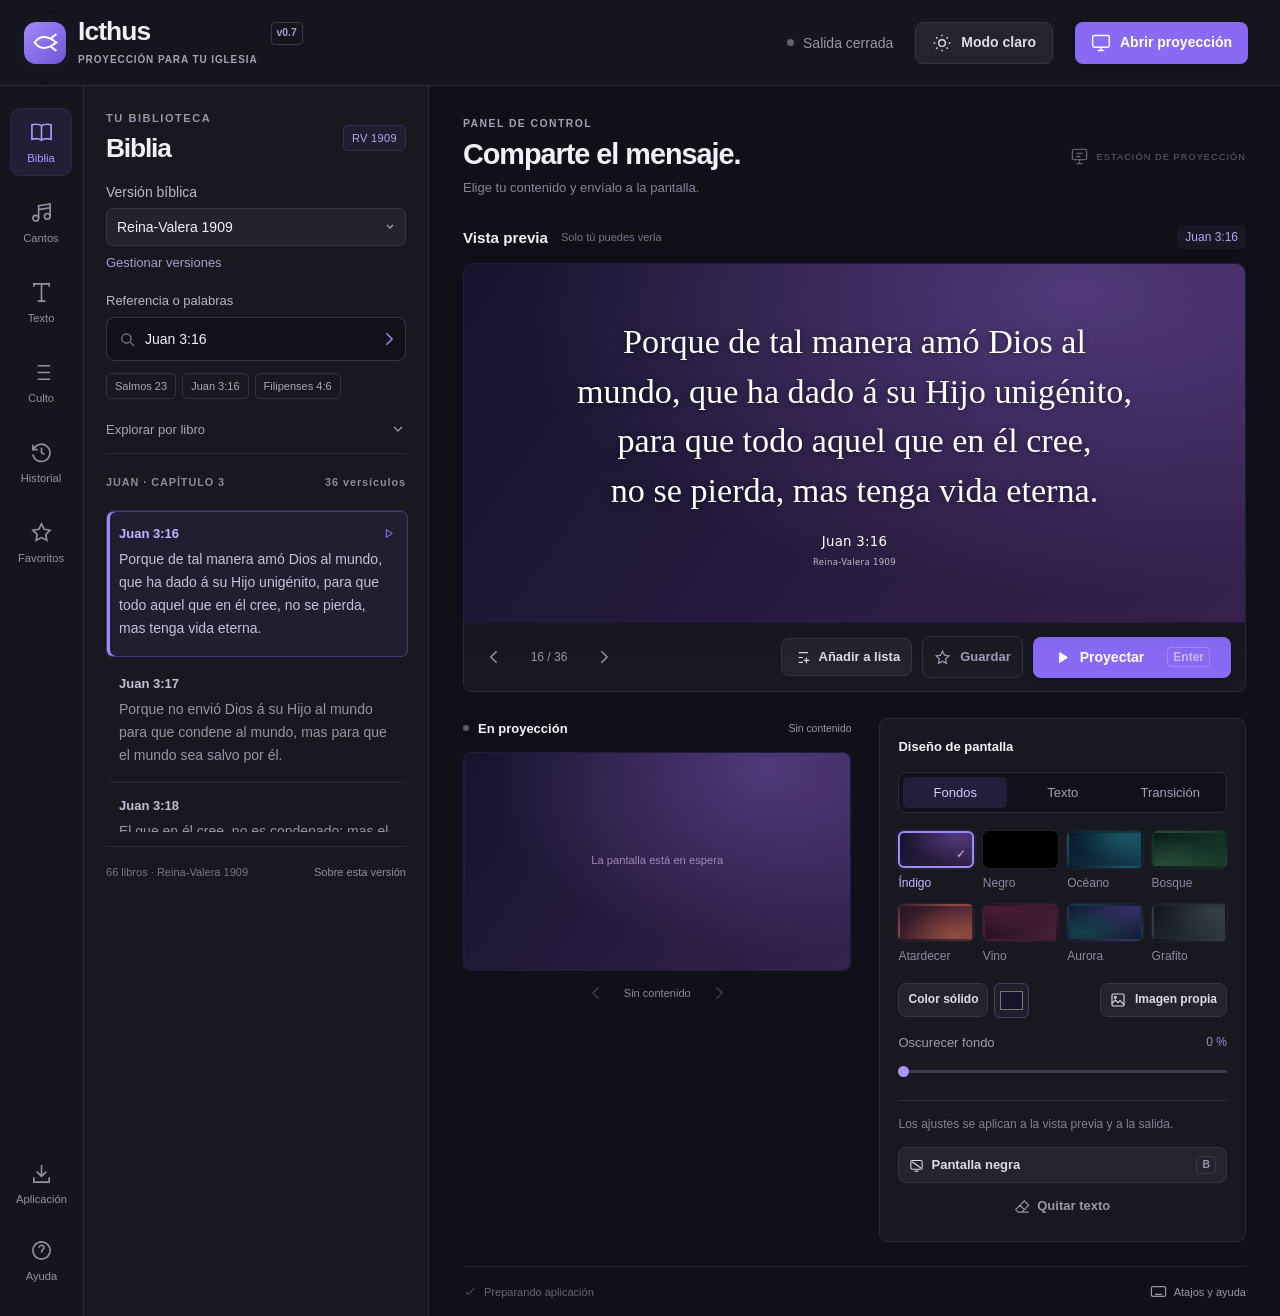
<file: index.html>
<!doctype html>
<html lang="es">
<head>
  <meta charset="utf-8"><meta name="viewport" content="width=device-width, initial-scale=1">
  <meta name="theme-color" content="#101118">
  <meta name="description" content="Icthus: busca versículos, guarda favoritos y proyecta cantos y mensajes en tu iglesia.">
  <title>Icthus · Proyección para tu iglesia</title>
  <link rel="icon" href="./favicon.svg" type="image/svg+xml">
  <link rel="manifest" href="./manifest.webmanifest" crossorigin="use-credentials">
  <script src="./color-mode.js"></script>
  <link rel="stylesheet" href="./styles.css">
  <link rel="stylesheet" href="./color-mode.css">
  <link rel="stylesheet" href="./service-list.css">
</head>
<body>
  <header class="app-header">
    <a class="brand icthus-brand" href="./" aria-label="Icthus, inicio"><span class="brand-mark"><svg><use href="./icons.svg#fish"/></svg></span><span><strong>Icthus</strong><small>PROYECCIÓN PARA TU IGLESIA</small></span><span class="version-tag">v0.7</span></a>
    <div class="header-actions"><span class="output-status" id="outputStatus"><i></i>Salida cerrada</span><button class="button secondary color-mode-toggle" id="colorModeToggle" type="button" aria-label="Activar modo claro" title="Activar modo claro"><svg aria-hidden="true"><use href="./icons.svg#sun"/></svg><span>Modo claro</span></button><button class="button primary" id="openOutput"><svg><use href="./icons.svg#monitor"/></svg>Abrir proyección</button></div>
  </header>
  <p id="colorModeStatus" class="visually-hidden" role="status" aria-live="polite"></p>
  <div class="workspace">
    <nav class="rail" aria-label="Secciones">
      <div class="rail-main">
        <button class="rail-button active" data-tab="bible" aria-label="Biblia" aria-pressed="true"><svg><use href="./icons.svg#book"/></svg><span>Biblia</span></button>
        <button class="rail-button" data-tab="songs" aria-label="Cantos" aria-pressed="false"><svg><use href="./icons.svg#music"/></svg><span>Cantos</span></button>
        <button class="rail-button" data-tab="text" aria-label="Texto libre" aria-pressed="false"><svg><use href="./icons.svg#text"/></svg><span>Texto</span></button>
        <button class="rail-button" data-tab="service" aria-label="Lista del culto" aria-pressed="false"><svg><use href="./icons.svg#list"/></svg><span>Culto <span id="serviceNavCount" class="service-nav-count"></span></span></button>
        <button class="rail-button" data-tab="history" aria-label="Historial" aria-pressed="false"><svg><use href="./icons.svg#history"/></svg><span>Historial</span></button>
        <button class="rail-button" data-tab="favorites" aria-label="Favoritos" aria-pressed="false"><svg><use href="./icons.svg#star"/></svg><span>Favoritos</span></button>
      </div>
      <div class="rail-footer"><button class="rail-button" id="openAppTools" aria-label="Instalar Icthus y administrar copias"><svg><use href="./icons.svg#download"/></svg><span>Aplicación</span></button><button class="rail-button" id="openHelp" aria-label="Cómo usar la aplicación"><svg><use href="./icons.svg#help"/></svg><span>Ayuda</span></button></div>
    </nav>
    <aside class="library-panel" aria-label="Biblioteca de contenido">
      <section id="biblePanel" class="content-panel">
        <div class="panel-heading"><div><span class="eyebrow">TU BIBLIOTECA</span><h1>Biblia</h1></div><span class="version-badge" id="versionBadge">RV 1909</span></div>
        <div class="version-picker"><label for="bibleVersion">Versión bíblica</label><select id="bibleVersion"><option value="RV1909">Reina-Valera 1909</option><option value="RVR1960">Reina-Valera 1960 · añadir archivo</option><option value="TLA">Traducción en Lenguaje Actual · añadir archivo</option></select><button class="text-button" id="manageVersions">Gestionar versiones</button></div>
        <form id="bibleSearchForm" class="search-form">
          <label for="bibleSearch">Referencia o palabras</label>
          <div class="search-box"><svg><use href="./icons.svg#search"/></svg><input id="bibleSearch" placeholder="Juan 3:16 o una frase" value="Juan 3:16" autocomplete="off" spellcheck="false"><button type="submit" aria-label="Buscar versículos"><svg><use href="./icons.svg#chevron-right"/></svg></button></div>
        </form>
        <div class="quick-refs" aria-label="Referencias rápidas"><button data-ref="Salmos 23">Salmos 23</button><button data-ref="Juan 3:16">Juan 3:16</button><button data-ref="Filipenses 4:6">Filipenses 4:6</button></div>
        <details class="book-browser"><summary>Explorar por libro <svg><use href="./icons.svg#chevron-down"/></svg></summary><div class="browse-fields"><label>Libro<select id="bookSelect" aria-label="Libro de la Biblia"></select></label><label>Capítulo<select id="chapterSelect" aria-label="Capítulo de la Biblia"></select></label></div><button class="button secondary small" id="browseChapter" type="button">Ver capítulo</button></details>
        <div class="results-heading"><span id="bibleResultsTitle">Cargando Biblia…</span><span id="bibleResultsCount"></span></div>
        <div id="bibleResults" class="results-list" aria-label="Versículos encontrados"><div class="empty-library">Preparando los 66 libros…</div></div>
        <footer class="library-footer"><span id="bibleInfo">Reina-Valera 1909</span><button class="text-button" id="versionInfo">Sobre esta versión</button></footer>
      </section>
      <section id="songsPanel" class="content-panel" hidden>
        <div class="panel-heading"><div><span class="eyebrow">TU BIBLIOTECA</span><h1>Cantos</h1></div><button class="button secondary small" id="addSong" aria-label="Agregar canto"><svg><use href="./icons.svg#plus"/></svg>Agregar</button></div>
        <label class="field-label" for="songSearch">Busca en tus cantos</label><div class="search-box"><svg><use href="./icons.svg#search"/></svg><input id="songSearch" placeholder="Título o parte de la letra" autocomplete="off"></div>
        <div class="song-tools"><button class="button secondary small" id="importSongs"><svg><use href="./icons.svg#upload"/></svg>Importar</button><button class="button secondary small" id="exportSongs"><svg><use href="./icons.svg#download"/></svg>Respaldar</button><input type="file" id="songFile" accept=".txt,.json" hidden></div>
        <details class="draft-browser" id="songDraftBrowser" hidden><summary>Borradores guardados <span id="songDraftCount"></span><svg><use href="./icons.svg#chevron-down"/></svg></summary><div id="songDraftList"></div></details>
        <div class="results-heading"><span>MIS CANTOS</span><span id="songCount"></span></div>
        <div class="results-list" id="songResults" aria-label="Cantos guardados"></div>
        <footer class="library-footer">Tus cantos se guardan en este navegador.<br>Usa «Respaldar» para conservar una copia.</footer>
      </section>
      <section id="textPanel" class="content-panel" hidden>
        <div class="panel-heading"><div><span class="eyebrow">COMPARTE UN MENSAJE</span><h1>Texto libre</h1></div><svg class="heading-icon"><use href="./icons.svg#text"/></svg></div>
        <p class="panel-description">Un anuncio, una bienvenida o lo que necesites compartir.</p>
        <label class="field-label" for="freeTitle">Título <span class="muted">(opcional)</span></label><input class="text-input" id="freeTitle" maxlength="160" placeholder="Bienvenidos a casa">
        <label class="field-label" for="freeText">Mensaje</label><textarea id="freeText" class="text-input free-text" maxlength="20000" placeholder="Escribe aquí tu mensaje…"></textarea>
        <p class="field-hint">Deja una línea vacía para comenzar otra diapositiva. Los textos largos se dividen automáticamente.</p>
        <div class="draft-status-row"><span id="textDraftStatus" class="draft-status" role="status">Los cambios se guardan automáticamente.</span><button class="text-button" id="discardTextDraft">Vaciar borrador</button></div>
        <button class="button secondary" id="prepareText"><svg><use href="./icons.svg#play"/></svg>Preparar vista previa</button>
      </section>
      <section id="historyPanel" class="content-panel" hidden>
        <div class="panel-heading"><div><span class="eyebrow">VUELVE AL MENSAJE</span><h1>Historial</h1></div><svg class="heading-icon"><use href="./icons.svg#history"/></svg></div>
        <p class="panel-description">Tus últimos 60 contenidos proyectados. Elige uno para recuperarlo en la vista previa.</p>
        <div class="results-heading"><span>CONTENIDO RECIENTE</span><span id="historyCount">0</span></div>
        <div class="results-list saved-list" id="historyResults" aria-label="Historial de proyección"></div>
        <footer class="library-footer"><span>Guardado en este navegador.</span><button class="text-button" id="clearHistory">Vaciar historial</button></footer>
      </section>
      <section id="favoritesPanel" class="content-panel" hidden>
        <div class="panel-heading"><div><span class="eyebrow">SIEMPRE A MANO</span><h1>Favoritos</h1></div><svg class="heading-icon"><use href="./icons.svg#star"/></svg></div>
        <p class="panel-description">Versículos, cantos y mensajes que quieres tener a un clic.</p>
        <div class="results-heading"><span>MI SELECCIÓN</span><span id="favoritesCount">0</span></div>
        <div class="results-list saved-list" id="favoritesResults" aria-label="Contenido favorito"></div>
        <footer class="library-footer">Pulsa la estrella de la vista previa para guardar o quitar un favorito.</footer>
      </section>
      <section id="servicePanel" class="content-panel" hidden>
        <div class="panel-heading"><div><span class="eyebrow">ORDEN DE LA REUNIÓN</span><h1>Lista del culto</h1></div><svg class="heading-icon"><use href="./icons.svg#list"/></svg></div>
        <label class="field-label" for="serviceName">Nombre de la lista</label><input id="serviceName" class="text-input" maxlength="160" placeholder="Mi culto" value="Mi culto">
        <p class="service-help">Reúne cantos, lecturas y anuncios. Elegir un elemento lo prepara; pulsa <strong>Proyectar</strong> para enviarlo.</p>
        <div class="service-sources" aria-label="Buscar contenido para la lista"><button class="button secondary small" data-service-source="songs">Cantos</button><button class="button secondary small" data-service-source="bible">Biblia</button><button class="button secondary small" data-service-source="text">Anuncios</button></div>
        <div class="results-heading"><span>ELEMENTOS DEL CULTO</span><span id="serviceCount">0 / 100</span></div>
        <div class="results-list service-items" id="serviceItems" aria-label="Orden del culto"></div>
        <p class="draft-status service-status" id="serviceStatus" role="status"></p>
        <footer class="library-footer"><span>Los cantos siguen tu biblioteca. Lecturas y anuncios quedan guardados en la lista.</span><button class="text-button" id="clearServiceList" disabled>Vaciar lista</button></footer>
      </section>
    </aside>
    <main class="control-panel">
      <div class="control-heading"><div><span class="eyebrow">PANEL DE CONTROL</span><h2>Comparte el mensaje.</h2><p>Elige tu contenido y envíalo a la pantalla.</p></div><span class="control-label"><svg><use href="./icons.svg#projector"/></svg>ESTACIÓN DE PROYECCIÓN</span></div>
      <section class="song-parts-panel" id="songPartsPanel" aria-label="Partes del canto seleccionado" hidden>
        <div class="song-parts-heading"><div><span class="eyebrow">PARTES DEL CANTO</span><h3 id="songPartsTitle"></h3></div><button class="button secondary small" id="editSelectedSong">Editar partes</button></div>
        <p class="song-parts-help">Elige una parte para verla en la vista previa, o pulsa su botón <strong>Proyectar</strong> para enviarla directamente. Después puedes avanzar con las flechas del teclado.</p>
        <div id="songPartSteps" class="song-part-steps" aria-label="Secuencia del canto"></div>
      </section>
      <section class="service-live-bar" id="serviceLiveBar" aria-label="Controles de la lista en proyección" hidden><div><span class="eyebrow">SIGUIENDO LA LISTA DEL CULTO</span><p id="serviceLiveTitle"></p><small>Las flechas recorren las pantallas y después pasan al siguiente elemento.</small></div><div class="service-live-actions"><button class="button secondary small" id="servicePreviousItem">Elemento anterior</button><button class="button secondary small" id="serviceNextItem">Elemento siguiente</button></div></section>
      <section class="preview-section" aria-label="Vista previa del contenido seleccionado">
        <div class="section-heading"><h3>Vista previa <span>Solo tú puedes verla</span></h3><span class="selection-label" id="selectionLabel">Cargando…</span></div>
        <div id="previewStage" class="slide-stage preview-stage" data-theme="indigo"><div class="stage-placeholder"><svg><use href="./icons.svg#book"/></svg><p>Selecciona un versículo para comenzar</p></div></div>
        <div class="preview-toolbar"><div class="slide-pagination"><button class="icon-button" id="previewPrev" aria-label="Diapositiva anterior en vista previa" disabled><svg><use href="./icons.svg#chevron-left"/></svg></button><span id="previewPosition">0 / 0</span><button class="icon-button" id="previewNext" aria-label="Siguiente diapositiva en vista previa" disabled><svg><use href="./icons.svg#chevron-right"/></svg></button></div><div class="preview-actions"><button class="button secondary add-to-service" id="addToService" aria-label="Añadir contenido a la lista del culto" title="Añadir a la lista del culto" disabled><svg><use href="./icons.svg#list-plus"/></svg><span>Añadir a lista</span></button><button class="button favorite-button" id="toggleFavorite" aria-label="Guardar en favoritos" aria-pressed="false" disabled><svg><use href="./icons.svg#star"/></svg><span>Guardar</span></button><button class="button primary project-button" id="projectSlide" disabled><svg><use href="./icons.svg#play"/></svg>Proyectar <kbd>Enter</kbd></button></div></div>
      </section>
      <div class="lower-grid">
        <section class="live-section" aria-label="Contenido enviado a proyección">
          <div class="section-heading"><h3><i class="live-dot" id="liveDot"></i>En proyección</h3><span class="muted" id="liveCaption">Sin contenido</span></div>
          <div id="liveStage" class="slide-stage live-stage" data-theme="indigo"><div class="stage-placeholder small-placeholder"><svg><use href="./icons.svg#monitor"/></svg><p>La pantalla está en espera</p></div></div>
          <div class="live-toolbar"><button class="icon-button" id="livePrev" aria-label="Diapositiva anterior en proyección" disabled><svg><use href="./icons.svg#chevron-left"/></svg></button><span id="livePosition">Sin contenido</span><button class="icon-button" id="liveNext" aria-label="Siguiente diapositiva en proyección" disabled><svg><use href="./icons.svg#chevron-right"/></svg></button></div>
        </section>
        <section class="display-settings" aria-label="Diseño y controles de la pantalla">
          <div class="section-heading"><h3>Diseño de pantalla</h3></div>
          <div class="design-tabs" id="designTabs" role="tablist" aria-label="Ajustes de diseño"><button id="backgroundTab" role="tab" data-design-tab="background" aria-selected="true" aria-controls="designBackground">Fondos</button><button id="textStyleTab" role="tab" data-design-tab="text" aria-selected="false" aria-controls="designText" tabindex="-1">Texto</button><button id="transitionTab" role="tab" data-design-tab="transition" aria-selected="false" aria-controls="designTransition" tabindex="-1">Transición</button></div>
          <div class="design-pane" id="designBackground" role="tabpanel" aria-labelledby="backgroundTab">
            <div class="theme-options expanded-themes" id="themeOptions" role="group" aria-label="Fondos prediseñados"></div>
            <div class="background-tools"><div class="color-background"><button id="solidMode" class="button secondary small" aria-pressed="false">Color sólido</button><input type="color" id="solidColor" value="#16142c" aria-label="Color del fondo"></div><button id="imageMode" class="button secondary small" aria-pressed="false"><svg><use href="./icons.svg#image"/></svg>Imagen propia</button></div>
            <input type="file" id="backgroundImageFile" accept="image/jpeg,image/png,image/webp" hidden>
            <div class="image-controls" id="imageControls" hidden><img id="backgroundImageThumb" alt="Imagen de fondo elegida"><div><p id="imageStatus" role="status">Se guarda en este navegador.</p><button class="text-button" id="changeBackgroundImage">Cambiar imagen</button></div></div>
            <label class="size-label" for="backgroundOverlay">Oscurecer fondo <output id="backgroundOverlayValue">0 %</output></label><input type="range" id="backgroundOverlay" min="0" max="85" step="5" value="0">
          </div>
          <div class="design-pane" id="designText" role="tabpanel" aria-labelledby="textStyleTab" hidden>
            <label class="design-label" for="fontFamily">Tipo de letra</label><select id="fontFamily"></select>
            <label class="size-label" for="fontSize">Tamaño de letra <output id="fontValue">56 px</output></label><div class="font-size-inputs"><input type="range" id="fontSize" min="20" max="160" value="56" step="1"><input id="fontSizeNumber" type="number" min="20" max="160" step="1" value="56" aria-label="Tamaño de letra en píxeles"></div>
            <div class="format-buttons" role="group" aria-label="Estilo del texto"><button id="textBold" aria-label="Negrita" aria-pressed="false"><strong>N</strong></button><button id="textItalic" aria-label="Cursiva" aria-pressed="false"><em>C</em></button><button id="textUppercase" aria-label="Mayúsculas" aria-pressed="false">Aa</button><label class="text-color-label">Color<input type="color" id="textColor" value="#ffffff" aria-label="Color del texto"></label></div>
            <div class="design-columns"><label class="design-label">Alineación<select id="textAlign"><option value="left">Izquierda</option><option value="center" selected>Centro</option><option value="right">Derecha</option></select></label><label class="design-label">Posición<select id="verticalAlign"><option value="top">Arriba</option><option value="center" selected>Centro</option><option value="bottom">Abajo</option></select></label></div>
            <label class="check-label"><input id="autoFit" type="checkbox" checked>Ajustar para que quepa</label><p class="design-hint">Reduce la letra solo cuando el texto no cabe.</p><p class="fit-status" id="fitStatus" role="status"></p>
            <details class="advanced-design"><summary>Más opciones de texto<svg><use href="./icons.svg#chevron-down"/></svg></summary>
              <label class="size-label" for="lineHeight">Interlineado <output id="lineHeightValue">1.45</output></label><input type="range" id="lineHeight" min="1" max="2" step="0.05" value="1.45">
              <label class="size-label" for="letterSpacing">Separación entre letras <output id="letterSpacingValue">0.00 em</output></label><input type="range" id="letterSpacing" min="-0.02" max="0.12" step="0.01" value="0">
              <label class="size-label" for="textMargin">Márgenes <output id="textMarginValue">8 %</output></label><input type="range" id="textMargin" min="3" max="20" step="1" value="8">
              <label class="design-label" for="textShadow">Sombra</label><select id="textShadow"><option value="none">Sin sombra</option><option value="soft" selected>Suave</option><option value="strong">Intensa</option></select>
              <label class="size-label" for="textOutline">Contorno oscuro <output id="textOutlineValue">0 px</output></label><input type="range" id="textOutline" min="0" max="3" step="0.5" value="0">
              <label class="size-label" for="referenceScale">Tamaño de la referencia <output id="referenceScaleValue">39 %</output></label><input type="range" id="referenceScale" min="0.25" max="0.6" step="0.01" value="0.39">
              <label class="check-label"><input id="showReference" type="checkbox" checked>Mostrar referencia o título</label><label class="check-label"><input id="showVersion" type="checkbox" checked>Mostrar versión bíblica</label>
            </details><button class="text-button reset-style" id="resetTextStyle">Restablecer texto</button>
          </div>
          <div class="design-pane" id="designTransition" role="tabpanel" aria-labelledby="transitionTab" hidden>
            <label class="design-label" for="transitionType">Al cambiar de diapositiva</label><select id="transitionType"><option value="none">Sin transición</option><option value="fade" selected>Fundido suave</option><option value="slide">Desplazamiento suave</option></select>
            <label class="size-label" for="transitionDuration">Duración <output id="transitionValue">0.40 s</output></label><div class="font-size-inputs"><input type="range" id="transitionDuration" min="100" max="1500" step="50" value="400"><input id="transitionSeconds" type="number" min="0.1" max="1.5" step="0.05" value="0.4" aria-label="Duración de transición en segundos"></div>
            <p class="design-hint">Usa los botones anterior y siguiente de la vista previa para probarla. La pantalla negra se activa al instante.</p>
          </div>
          <p class="design-applies">Los ajustes se aplican a la vista previa y a la salida.</p>
          <div class="screen-buttons"><button class="button secondary" id="blackout" aria-pressed="false"><svg><use href="./icons.svg#black"/></svg>Pantalla negra <kbd>B</kbd></button><button class="button subtle" id="clearOutput"><svg><use href="./icons.svg#clear"/></svg>Quitar texto</button></div>
        </section>
      </div>
      <footer class="workspace-footer"><span id="offlineStatus"><svg><use href="./icons.svg#check"/></svg>Preparando aplicación</span><button class="text-button" id="shortcutsHelp"><svg><use href="./icons.svg#keyboard"/></svg>Atajos y ayuda</button></footer>
    </main>
  </div>
  <dialog id="serviceAddDialog" class="modal service-add-modal" aria-labelledby="serviceAddTitle"><form id="serviceAddForm">
    <div class="modal-heading"><div><span class="eyebrow">LISTA DEL CULTO</span><h2 id="serviceAddTitle">Añadir contenido</h2></div><button type="button" class="icon-button" data-close="serviceAddDialog" aria-label="Cerrar añadir a la lista"><svg><use href="./icons.svg#close"/></svg></button></div>
    <label class="field-label" for="serviceAddScope">Contenido que quieres añadir</label><select class="text-input" id="serviceAddScope"></select>
    <label class="field-label" for="serviceItemTitle">Nombre en la lista</label><input class="text-input" id="serviceItemTitle" maxlength="160" required>
    <p class="service-help" id="serviceAddInfo"></p><p class="form-error" id="serviceAddError" role="alert"></p>
    <div class="modal-footer"><button type="button" class="button secondary" data-close="serviceAddDialog">Cancelar</button><button class="button primary" type="submit" id="serviceConfirmAdd">Añadir a la lista</button></div>
  </form></dialog>
  <dialog id="songDialog" class="modal song-editor-modal">
    <form id="songForm">
      <div class="modal-heading"><div><span class="eyebrow">TU BIBLIOTECA</span><h2 id="songDialogTitle">Agregar canto</h2></div><button class="icon-button" type="button" data-close="songDialog" aria-label="Cerrar editor de canto"><svg><use href="./icons.svg#close"/></svg></button></div>
      <input type="hidden" id="songId"><label class="field-label" for="songTitle">Título del canto</label><input id="songTitle" class="text-input" required maxlength="160" placeholder="Nombre del canto">
      <div class="song-editor-grid">
        <div class="song-editor-parts">
          <h3>Letra por partes</h3><p class="song-editor-help">Agrega una parte, elige si es verso, coro o precoro y escribe su letra.</p>
          <div id="songSectionsEditor" class="song-sections-editor" aria-label="Partes de la letra"></div>
          <div class="song-add-parts" aria-label="Agregar una parte"><button type="button" class="button secondary small" data-add-song-part="verse">+ Verso</button><button type="button" class="button secondary small" data-add-song-part="chorus">+ Coro</button><button type="button" class="button secondary small" data-add-song-part="prechorus">+ Precoro</button><button type="button" class="button secondary small" data-add-song-part="bridge">+ Puente</button><button type="button" class="text-button" data-add-song-part="other">Otra parte</button></div>
          <details class="song-paste" id="songPasteDetails"><summary>¿Ya tienes la letra completa? Pégala aquí</summary><label class="field-label" for="songLyrics">Letra completa</label><textarea id="songLyrics" class="text-input" maxlength="50000" rows="7" placeholder="Verso 1&#10;Letra del verso…&#10;&#10;Coro&#10;Letra del coro…"></textarea><p class="song-editor-help">Separa las partes con una línea vacía. Se reconocen encabezados como Coro, Verso 1, Precoro y Puente. Después puedes cambiar el tipo de cada parte.</p><p class="song-editor-help" id="songPasteReplace" hidden>Al convertir la letra se reemplazarán las partes de este borrador.</p><button type="button" class="button secondary small" id="splitSongLyrics">Convertir en partes</button></details>
        </div>
        <aside class="song-order-editor" aria-label="Orden de proyección del canto">
          <h3>Orden al proyectar</h3><p class="song-editor-help">Puedes repetir el coro agregándolo otra vez al orden. Su letra se guarda una sola vez.</p>
          <ol id="songOrderList" class="song-order-list" aria-label="Pasos del canto"></ol>
          <label class="field-label" for="songOrderPart">Agregar al orden</label><div class="song-order-add"><select id="songOrderPart" class="text-input"></select><button type="button" class="button secondary small" id="addSongOrder">Agregar</button></div>
          <button type="button" class="text-button" id="resetSongOrder">Usar el orden de las partes</button><p class="song-editor-help" id="songEditorCount" role="status"></p>
        </aside>
      </div>
      <div class="draft-status-row"><span id="songDraftStatus" class="draft-status" role="status">Los cambios se guardan automáticamente.</span><button type="button" class="text-button" id="discardSongDraft">Descartar borrador</button></div>
      <p class="form-error" id="songError" role="alert"></p><div class="modal-footer song-editor-footer"><button type="button" class="button secondary" data-close="songDialog">Cerrar</button><button type="submit" class="button primary">Guardar canto</button></div>
    </form>
  </dialog>
  <dialog id="versionsDialog" class="modal versions-modal">
    <div class="modal-heading"><div><span class="eyebrow">EL TEXTO QUE USA TU IGLESIA</span><h2>Versiones bíblicas</h2></div><button class="icon-button" data-close="versionsDialog" aria-label="Cerrar versiones"><svg><use href="./icons.svg#close"/></svg></button></div>
    <div id="versionAvailability" class="version-availability"></div>
    <p class="panel-description">RVR1960 y TLA se activan al importar sus archivos digitales autorizados. No vienen incluidas en esta descarga. Los archivos que importes quedarán en este navegador para buscar y proyectar sin conexión.</p>
    <label class="field-label" for="importVersionTarget">Versión del archivo</label><select class="text-input" id="importVersionTarget"><option value="RVR1960">Reina-Valera 1960</option><option value="TLA">Traducción en Lenguaje Actual</option></select>
    <label class="field-label" for="importVersionSource">Cómo importar</label><select class="text-input" id="importVersionSource"><option value="file">Archivo de tu equipo</option><option value="url">Enlace al archivo JSON</option></select>
    <div id="versionFileFields"><label class="field-label" for="bibleVersionFile">Archivo de la Biblia (.json)</label><input type="file" class="text-input" id="bibleVersionFile" accept=".json,application/json"></div>
    <div id="versionUrlFields" hidden><label class="field-label" for="bibleVersionUrl">Enlace del archivo (.json)</label><input type="url" class="text-input" id="bibleVersionUrl" placeholder="https://ejemplo.com/biblia.json" autocomplete="off" spellcheck="false"><p class="field-hint">La descarga comienza al pulsar Importar versión. Después podrás usarla sin conexión en este navegador.</p></div>
    <p class="field-hint">Se aceptan archivos de hasta 15 MB con los 66 libros, incluidos los formatos Scrollmapper y Snapshots.</p>
    <p id="versionImportError" class="form-error" role="alert"></p><p id="versionImportStatus" class="draft-status" role="status"></p>
    <div class="modal-footer"><a class="text-button" href="https://ubscopyrights.org/index.php/pages/view/rules" target="_blank" rel="noopener">Información de las ediciones</a><button class="button primary" id="importBibleVersion">Importar versión</button></div>
  </dialog>
  <dialog id="appToolsDialog" class="modal app-tools-modal" aria-labelledby="appToolsTitle">
    <div class="modal-heading"><div><span class="eyebrow">ICTHUS EN TU EQUIPO</span><h2 id="appToolsTitle">Instalación y copias</h2></div><button class="icon-button" data-close="appToolsDialog" aria-label="Cerrar instalación y copias"><svg><use href="./icons.svg#close"/></svg></button></div>
    <div class="app-tools-content">
      <h3>Instalar Icthus</h3><p id="installationStatus" role="status">Puedes instalar Icthus desde el menú de Chrome.</p>
      <button class="button primary" id="installIcthus" disabled><svg><use href="./icons.svg#download"/></svg>Instalar Icthus</button>
      <p id="installChromeHelp">En tu Chromebook, abre el menú de Chrome y elige <strong>Transmitir, guardar y compartir → Instalar página como app</strong>. También puede aparecer un icono de instalación en la barra de direcciones.</p>
      <p id="hostedInstallNotice" class="install-hint" hidden>Para tener la copia independiente, instala Icthus desde su nuevo enlace de GitHub Pages. Instalarla desde este enlace conserva el alojamiento actual.</p>
      <p id="appOfflineInfo">Abre Icthus con internet y espera el aviso «Lista sin conexión» antes de usarla sin red.</p>
      <h3>Trasladar mis datos</h3><p>La copia incluye cantos con sus partes y orden, favoritos, historial, borradores, ajustes y lista del culto. Guárdala para llevarlos a otro enlace o equipo.</p>
      <button class="button secondary" id="exportAppData"><svg><use href="./icons.svg#download"/></svg>Descargar copia de mis datos</button>
      <p>Las versiones bíblicas y las imágenes de fondo se vuelven a importar en el nuevo enlace.</p>
      <label for="appBackupFile" class="field-label">Restaurar una copia de Icthus (.json)</label><input id="appBackupFile" type="file" accept="application/json,.json">
      <p id="appBackupSummary" class="backup-summary" hidden></p>
      <p>Restaurar reemplaza los cantos, favoritos, historial, borradores y ajustes de este enlace por los de la copia. La lista del culto se reemplaza si la copia la incluye; las copias anteriores la conservan.</p>
      <button class="button secondary" id="restoreAppData" disabled>Restaurar esta copia</button>
      <p id="appBackupError" class="form-error" role="alert"></p><p id="appBackupStatus" class="draft-status" role="status"></p>
      <section id="hostedPackageDownload" hidden><h3>Copia independiente</h3><p>Paquete preparado para publicar en GitHub Pages, con instrucciones para instalar Icthus en tu Chromebook. Tus datos personales se trasladan por separado con la copia de arriba.</p><a class="button secondary" href="https://github.com/Icthus7/Icthus/archive/refs/heads/main.zip" download><svg><use href="./icons.svg#download"/></svg>Descargar paquete independiente</a></section>
    </div><div class="modal-footer"><button class="button secondary" data-close="appToolsDialog">Cerrar</button></div>
  </dialog>
  <dialog id="helpDialog" class="modal help-modal">
    <div class="modal-heading"><div><span class="eyebrow">EMPEZAMOS JUNTOS</span><h2>Tu pantalla, lista para compartir.</h2></div><button class="icon-button" data-close="helpDialog" aria-label="Cerrar ayuda"><svg><use href="./icons.svg#close"/></svg></button></div>
    <div class="help-content"><h3>Modo claro y modo oscuro</h3><p>Usa el botón de sol o luna en la parte superior para cambiar la apariencia del panel. Tu elección se conserva en este navegador, incluso sin conexión. Los fondos y colores de las diapositivas se ajustan en <strong>Diseño de pantalla</strong>.</p><h3>Conecta tu Chromebook</h3><ol><li>Conecta la televisión o el proyector con el cable o adaptador adecuado.</li><li>En <strong>Configuración → Dispositivo → Pantallas</strong>, desactiva la duplicación para tener dos pantallas independientes.</li><li>Pulsa <strong>Abrir proyección</strong> y mueve esa ventana a la pantalla de la iglesia. En Chromebook puedes usar <strong>Buscar + Alt + M</strong>.</li><li>En esa ventana, pulsa <strong>Pantalla completa</strong>. Tu panel de control se queda en la Chromebook.</li></ol>
    <h3>Busca y proyecta al momento</h3><p>Escribe <strong>Juan 3:16</strong>, <strong>1 Juan 4:8</strong>, <strong>Salmos 23</strong>, un rango como <strong>Romanos 8:28-30</strong> o palabras que recuerdes. Elegir contenido solo cambia tu vista previa; pulsa <strong>Proyectar</strong> para enviarlo.</p>
    <h3>Lista del culto</h3><p>Selecciona contenido y pulsa <strong>Añadir a lista</strong> junto a la vista previa. Puedes añadir un versículo, un pasaje completo, un canto o un anuncio. En <strong>Culto</strong>, cambia el nombre de la lista y usa <strong>Subir, Bajar o Quitar</strong> para ordenar los elementos. Elegir uno lo prepara sin cambiar la salida; su botón <strong>Proyectar</strong> lo envía a la pantalla.</p><p>Al proyectar desde la lista, las flechas recorren las pantallas del elemento y luego pasan al siguiente. Los botones <strong>Elemento anterior/siguiente</strong> permiten saltar de contenido. Los cantos usan la versión actual de tu biblioteca; si eliminas uno, queda disponible la copia que añadiste. La lista se guarda automáticamente y se incluye en la copia de tus datos.</p><h3>Tus cantos</h3><p>Pulsa <strong>Agregar</strong>, escribe el título y añade partes como <strong>Verso, Coro, Precoro o Puente</strong>. Cada parte tiene su propio espacio para la letra. Si ya tienes la letra completa, pégala en el editor y pulsa <strong>Convertir en partes</strong>. Revisa sus etiquetas y define el <strong>Orden al proyectar</strong>; puedes agregar el coro varias veces sin duplicar su letra.</p><p>Al elegir un canto aparece su panel de partes. Pulsa una tarjeta para preparar la vista previa o su botón <strong>Proyectar</strong> para mostrarla directamente. Las flechas del teclado avanzan por las pantallas en el orden guardado. También puedes importar letras TXT y respaldos JSON; los respaldos nuevos conservan las partes y su orden.</p><p>Los cantos se guardan en <strong>este navegador y este equipo</strong>. Usa <strong>Respaldar</strong> antes de cambiar de equipo o borrar los datos del navegador. La búsqueda encuentra títulos y letras de tu biblioteca.</p>
    <h3>Atajos fuera de los campos de escritura</h3><div class="shortcut-grid"><kbd>Enter</kbd><span>Proyectar la vista previa</span><kbd>← / →</kbd><span>Cambiar la diapositiva en proyección</span><kbd>B</kbd><span>Activar o quitar pantalla negra</span><kbd>/</kbd><span>Ir al buscador de la sección actual</span><kbd>F</kbd><span>Pantalla completa, en la ventana de proyección</span></div>
    <h3>Fondos y estilo de texto</h3><p>En <strong>Diseño de pantalla</strong> encontrarás las pestañas <strong>Fondos</strong>, <strong>Texto</strong> y <strong>Transición</strong>. Puedes elegir un fondo prediseñado, un color o una imagen propia; ajustar la tipografía, el tamaño y la distribución; y elegir el cambio entre diapositivas. Las imágenes se guardan en este navegador. El tamaño se adapta a la resolución de la pantalla.</p><p><strong>Ajustar para que quepa</strong> reduce la letra cuando hace falta para mostrar el texto completo. Si lo desactivas, revisa el aviso de desbordamiento. Las transiciones respetan la preferencia de movimiento reducido del equipo.</p>
    <h3>Historial y favoritos</h3><p><strong>Historial</strong> conserva los últimos 60 contenidos que envíes a proyección. La estrella de la vista previa guarda un <strong>Favorito</strong>, con su versión bíblica. Recuperar contenido siempre lo prepara primero en la vista previa.</p>
    <h3>Borradores automáticos</h3><p>Mientras escribes un canto o anuncio, Icthus guarda un borrador en este navegador. Los anuncios se recuperan al abrir la aplicación; los cantos se retoman desde <strong>Cantos → Borradores guardados</strong>. Al guardar un canto en tu biblioteca se elimina su borrador. Si no hay espacio para guardar, aparecerá un aviso.</p>
    <h3>Versiones bíblicas</h3><p>La descarga incluye <strong>Reina-Valera 1909</strong>, con su ortografía original, de dominio público. <strong>Reina-Valera 1960</strong> y <strong>Traducción en Lenguaje Actual</strong> aparecen como pendientes hasta que importes sus archivos autorizados en <strong>Gestionar versiones</strong>. El selector conserva la edición activa cuando el archivo solicitado no está cargado.</p><p id="activeVersionCopyright">Reina-Valera 1909 · Dominio público.</p><p>Fuente de RV1909: <a href="https://ebible.org/find/details.php?id=spaRV1909" target="_blank" rel="noopener">eBible.org</a>. <a href="https://support.google.com/chromebook/answer/1060909?hl=es" target="_blank" rel="noopener">Ayuda de Google sobre pantallas</a>.</p>
    <h3>Sin conexión y desde cero</h3><p>Abre la aplicación con internet al menos una vez y espera el aviso <strong>Lista sin conexión</strong>. Después podrás usar el contenido descargado en el mismo navegador. Puedes descargar el código para estudiarlo y seguir construyendo esta aplicación.</p><a class="button secondary code-download" href="https://github.com/Icthus7/Icthus/archive/refs/heads/main.zip" download><svg><use href="./icons.svg#download"/></svg>Descargar código fuente</a></div>
  </dialog>
  <div id="toast" class="toast" role="status" aria-live="polite" hidden></div>
  <noscript>Activa JavaScript para buscar y proyectar contenido.</noscript>
  <script type="module" src="./app.js"></script>
</body>
</html>
</file>
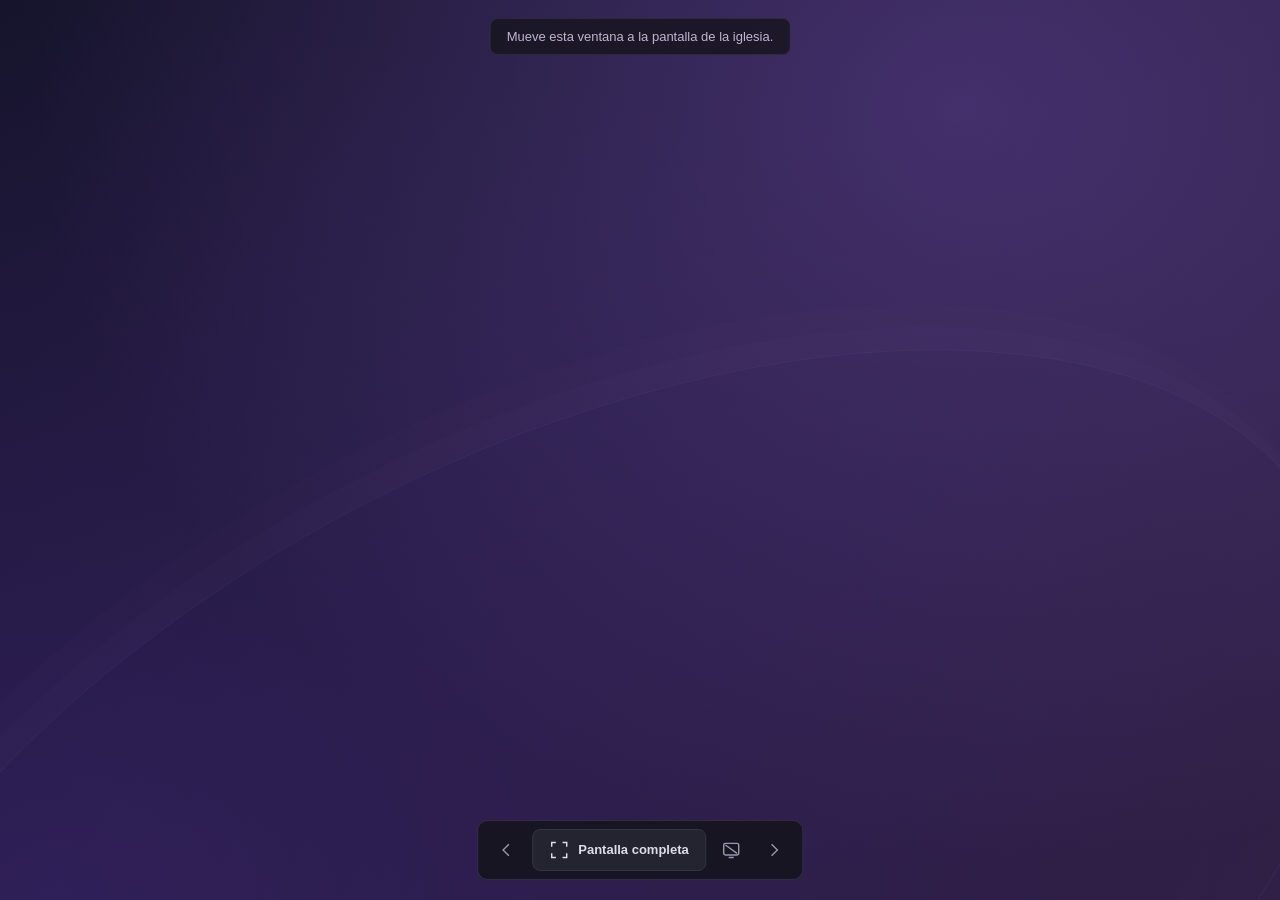
<file: projection.html>
<!doctype html><html lang="es"><head><meta charset="utf-8"><meta name="viewport" content="width=device-width, initial-scale=1"><meta name="theme-color" content="#000000"><title>Icthus · Pantalla de proyección</title><link rel="icon" href="./favicon.svg"><link rel="stylesheet" href="./styles.css"><style>html,body{height:100%;width:100%;overflow:hidden;background:#000}.projection-screen{height:100dvh;width:100vw;border:0;border-radius:0;aspect-ratio:auto}.projection-toolbar{position:fixed;bottom:20px;left:50%;transform:translateX(-50%);display:flex;align-items:center;gap:8px;padding:8px 12px;background:#17151fe8;border:1px solid #7c6b9144;border-radius:10px;opacity:0;transition:opacity .2s;z-index:10;white-space:nowrap}.show-controls .projection-toolbar,.projection-toolbar:focus-within{opacity:1}.projection-toolbar .button{min-height:35px;font-size:.8125rem}.projection-notice{position:fixed;top:18px;left:50%;transform:translateX(-50%);font-size:.8125rem;background:#181520db;border:1px solid #6e587444;color:#c1b5d1;padding:10px 16px;border-radius:8px;z-index:10;transition:opacity .2s}.hide-notice .projection-notice{opacity:0;pointer-events:none}.projection-error{position:fixed;top:18px;left:20px;right:20px;text-align:center;color:#eee;background:#462a37;padding:14px;border-radius:8px;font-size:.875rem;z-index:20}</style></head><body class="show-controls"><main id="screen" class="slide-stage projection-screen" data-theme="indigo" aria-label="Pantalla de proyección"></main><div class="projection-notice" id="projectionNotice">Mueve esta ventana a la pantalla de la iglesia.</div><div class="projection-toolbar"><button class="icon-button" id="previous" aria-label="Diapositiva anterior"><svg><use href="./icons.svg#chevron-left"/></svg></button><button class="button secondary" id="fullscreen"><svg><use href="./icons.svg#expand"/></svg>Pantalla completa</button><button class="icon-button" id="black" aria-label="Activar o quitar pantalla negra"><svg><use href="./icons.svg#black"/></svg></button><button class="icon-button" id="next" aria-label="Diapositiva siguiente"><svg><use href="./icons.svg#chevron-right"/></svg></button></div><p id="projectionError" class="projection-error" hidden></p><script type="module" src="./projection.js"></script></body></html>
</file>
<file: styles.css>
:root{color-scheme:dark;--bg:#101118;--panel:#171820;--raised:#20212c;--border:#2b2c38;--muted:#9797ac;--text:#f2f1f9;--purple:#a08aff;--accent:#886af4;--green:#69d8ad;font-family:Inter,ui-sans-serif,-apple-system,BlinkMacSystemFont,'Segoe UI',sans-serif;font-size:16px}
*{box-sizing:border-box}body{margin:0;background:var(--bg);color:var(--text)}button,input,textarea,select{font:inherit}button,a,input,textarea,select{-webkit-tap-highlight-color:transparent}button{cursor:pointer;color:inherit}button:disabled{opacity:.35;cursor:default}button:focus-visible,a:focus-visible,summary:focus-visible{outline:2px solid var(--purple);outline-offset:4px}input:focus-visible,textarea:focus-visible,select:focus-visible{outline:2px solid var(--purple);outline-offset:1px}svg{width:20px;height:20px;flex-shrink:0;fill:none;stroke:currentColor;stroke-width:1.7}a{color:var(--purple)}button{border:0;background:none}h1,h2,h3,p{margin:0}h1{font-size:1.65rem;font-weight:650;letter-spacing:-.045em}h2{font-size:1.65rem;font-weight:620;letter-spacing:-.035em}h3{font-size:.95rem;font-weight:570}kbd{font-family:inherit;font-size:.75rem;color:var(--muted);border:1px solid #ffffff1c;border-radius:4px;padding:2px 5px;line-height:1.2}button kbd{margin-left:14px}.muted{color:var(--muted)}[hidden]{display:none!important}.eyebrow{display:block;font-size:.69rem;font-weight:650;letter-spacing:.14em;color:var(--muted);margin-bottom:9px}
.app-header{height:86px;padding:0 32px 0 24px;display:flex;align-items:center;justify-content:space-between;border-bottom:1px solid var(--border);background:#14151d}.brand{display:flex;align-items:center;gap:12px;text-decoration:none;color:var(--text);font-size:.7rem;font-weight:550;letter-spacing:.08em;line-height:1.55}.brand strong{font-size:.92rem;font-weight:750;letter-spacing:.105em}.brand-mark{height:42px;width:42px;background:linear-gradient(135deg,#a18afa,#7354d9);border-radius:12px;display:grid;place-items:center;box-shadow:0 3px 20px #8a6df014}.brand-mark svg{width:25px;height:25px}.version-tag{border:1px solid #3b3454;color:#ab9acb;font-size:.65rem;padding:2px 5px;border-radius:4px;letter-spacing:0;margin-left:1px}.header-actions{display:flex;gap:22px;align-items:center}.output-status{font-size:.875rem;color:var(--muted);display:flex;gap:9px;align-items:center}.output-status i{height:7px;width:7px;border-radius:50%;background:#626275}.output-status.connected{color:var(--green)}.output-status.connected i{background:var(--green);box-shadow:0 0 10px #69d8ad30}
.button{display:inline-flex;justify-content:center;align-items:center;gap:9px;min-height:42px;border-radius:8px;font-size:.875rem;font-weight:560;padding:10px 16px;text-decoration:none;transition:background .15s,transform .15s;line-height:1.3}.button:active:not(:disabled){transform:translateY(1px)}.primary{background:var(--accent);color:#fff;box-shadow:0 2px 7px #0002}.primary:hover:not(:disabled){background:#997bf8}.secondary{background:#23242f;border:1px solid #353643;color:#dddce9}.secondary:hover:not(:disabled){background:#2e2f3c}.subtle{color:var(--muted);border:1px solid transparent}.subtle:hover{background:var(--raised);color:var(--text)}.button.small{min-height:34px;padding:7px 12px;font-size:.8125rem}.button.small svg{width:16px;height:16px}.icon-button{width:34px;height:34px;border-radius:7px;display:inline-grid;place-items:center;color:var(--muted);flex-shrink:0}.icon-button:hover:not(:disabled){background:#ffffff0a;color:var(--text)}.icon-button.purple{background:#a08aff16;color:var(--purple);border:1px solid #a08aff33}.icon-button.purple:hover{background:#a08aff2c}.text-button{display:inline-flex;gap:7px;align-items:center;color:var(--muted);padding:0;font-size:.75rem}.text-button:hover{color:var(--purple)}.text-button svg{width:17px;height:17px}
.workspace{display:grid;grid-template-columns:84px 345px minmax(0,1fr);min-height:calc(100vh - 86px)}.rail{display:flex;flex-direction:column;align-items:center;justify-content:space-between;border-right:1px solid var(--border);padding:22px 10px;gap:28px;background:#14151d}.rail-main{display:grid;gap:12px;width:100%}.rail-button{display:flex;flex-direction:column;align-items:center;justify-content:center;gap:8px;color:#9292a7;width:62px;height:68px;border-radius:10px;font-size:.7rem}.rail-button svg{width:23px;height:23px}.rail-button.active{background:#8c6afa1b;color:#b19aff;box-shadow:inset 0 0 0 1px #a08aff14}.rail-button:hover{background:#ffffff06}.rail-button.active:hover{background:#8c6afa25}.library-panel{border-right:1px solid var(--border);background:var(--panel);min-width:0}.content-panel{display:flex;flex-direction:column;height:calc(100vh - 86px);min-height:730px;padding:26px 22px 0}.panel-heading{display:flex;justify-content:space-between;align-items:center;margin-bottom:26px}.version-badge{font-size:.69rem;letter-spacing:.03em;background:#8c6afa13;border:1px solid #a08aff27;border-radius:5px;color:#b7a8ed;padding:6px 8px}.search-form label,.field-label{display:block;font-size:.8125rem;color:#b9b8c9;margin-bottom:9px}.search-box{display:flex;align-items:center;gap:9px;border:1px solid #353543;border-radius:8px;background:#111219;min-height:44px;padding-left:12px}.search-box>svg{width:17px;height:17px;color:#88869d}.search-box input{width:100%;min-width:0;border:0;background:transparent;outline:none;color:var(--text);font-size:.875rem;padding:11px 0}.search-box:focus-within{border-color:#a08aff;box-shadow:0 0 0 2px #a08aff14}.search-box input:focus-visible{outline:none}.search-box button{height:42px;width:34px;display:grid;place-items:center;color:var(--purple);flex-shrink:0}.search-box input::placeholder{color:#747488}.quick-refs{display:flex;gap:6px;flex-wrap:wrap;margin:12px 0 22px}.quick-refs button{padding:6px 8px;border:1px solid #33333e;color:#aaa7bd;font-size:.69rem;border-radius:5px;white-space:nowrap}.quick-refs button:hover{border-color:#7663b2;color:#c6b8fa;background:#a08aff09}.book-browser{padding-bottom:16px;border-bottom:1px solid var(--border);margin-bottom:20px}.book-browser summary{display:flex;align-items:center;justify-content:space-between;font-size:.8125rem;color:#a8a6ba;cursor:pointer;list-style:none}.book-browser summary::-webkit-details-marker{display:none}.book-browser summary svg{width:16px;height:16px}.book-browser[open] summary svg{transform:rotate(180deg)}.browse-fields{display:grid;grid-template-columns:1fr 86px;gap:8px;margin:15px 0 10px}.browse-fields label{font-size:.75rem;color:var(--muted);display:grid;gap:6px}select{width:100%;background:#22232d;border:1px solid #353543;border-radius:6px;padding:8px 26px 8px 10px;appearance:none;color:var(--text);background-image:url("data:image/svg+xml,%3Csvg xmlns='http://www.w3.org/2000/svg' width='12' height='12' fill='none' stroke='%239797ac' stroke-width='1.5'%3E%3Cpath d='m3 4 3 3 3-3'/%3E%3C/svg%3E");background-repeat:no-repeat;background-position:right 9px center}.results-heading{display:flex;justify-content:space-between;gap:5px;margin-bottom:12px;font-size:.68rem;letter-spacing:.085em;font-weight:600;color:#8c8b9f;line-height:1.5}.results-list{overflow:auto;flex:1;min-height:130px;margin-right:-10px;padding-right:8px;scrollbar-width:thin;scrollbar-color:#3b3b4b transparent}.verse-card{display:block;width:100%;text-align:left;border:1px solid transparent;border-bottom-color:#292a35;padding:14px 12px 15px;border-radius:7px;position:relative}.verse-card .verse-title{display:flex;justify-content:space-between;align-items:center;font-size:.8125rem;color:#c3bfd4;font-weight:600;margin-bottom:7px}.verse-card .verse-title svg{width:13px;height:13px;color:var(--purple);opacity:0}.verse-card .verse-body{font-size:.875rem;line-height:1.65;color:#9694aa;display:-webkit-box;-webkit-line-clamp:4;-webkit-box-orient:vertical;overflow:hidden}.verse-card:hover{background:#ffffff03}.verse-card.selected{background:#8b6bf014;border-color:#8e6ff05c;box-shadow:inset 3px 0 #a08aff;margin-bottom:4px}.verse-card.selected .verse-title{color:#c6b3ff}.verse-card.selected .verse-title svg{opacity:1}.verse-card.selected .verse-body{color:#c6c1d9}.library-footer{border-top:1px solid var(--border);padding:16px 0 18px;margin-top:14px;color:#77768b;font-size:.69rem;line-height:1.7;display:flex;flex-wrap:wrap;justify-content:space-between;gap:4px}.library-footer .text-button{font-size:.69rem;color:#9390a8}.heading-icon{color:var(--purple);height:28px;width:28px}.panel-description{font-size:.875rem;line-height:1.65;color:var(--muted);margin-bottom:24px}.text-input{width:100%;background:#111219;border:1px solid #353543;border-radius:7px;color:var(--text);font-size:.875rem;line-height:1.6;padding:10px 12px;margin-bottom:20px}.text-input::placeholder{color:#717084}.free-text{height:250px;resize:vertical;margin-bottom:10px}.field-hint{font-size:.75rem;color:#9995af;line-height:1.7;margin:0 0 20px}.song-tools{display:flex;gap:8px;margin:15px 0 24px}.song-card{border:1px solid #30313d;background:#1c1d27;padding:14px;border-radius:8px;margin-bottom:10px}.song-card.selected{border-color:#a08aff66;background:#8b6bf010}.song-main{display:block;text-align:left;width:100%;padding:0}.song-title{font-size:.9375rem;font-weight:550;margin-bottom:7px;display:flex;gap:9px;align-items:center}.song-title svg{color:var(--purple);width:16px;height:16px}.song-desc{font-size:.75rem;color:#9592a8;white-space:nowrap;overflow:hidden;text-overflow:ellipsis;line-height:1.5}.song-bottom{display:flex;justify-content:space-between;align-items:center;margin-top:10px;color:#8d899f;font-size:.69rem}.song-bottom .icon-button{width:27px;height:27px}.song-bottom svg{width:14px;height:14px}.song-actions{display:flex;gap:3px}.empty-library{font-size:.875rem;line-height:1.8;color:var(--muted);padding:22px 10px}.empty-library strong{display:block;color:#cecada;font-weight:500;margin-bottom:8px}.search-error{padding:15px;border:1px solid #b8776733;background:#aa5e4c0c;border-radius:8px;font-size:.875rem;line-height:1.7;color:#e0ada0}
.control-panel{padding:32px 34px 0;min-width:0;max-width:1550px;width:100%;margin:0 auto}.control-heading{display:flex;justify-content:space-between;gap:15px;align-items:center;margin-bottom:30px}.control-heading .eyebrow{font-size:.65rem;margin-bottom:9px;color:#a69db9}.control-heading h2{font-size:1.8rem}.control-heading p{color:#87849d;font-size:.8125rem;margin-top:9px}.control-label{font-size:.58rem;color:#615e76;letter-spacing:.11em;display:flex;align-items:center;gap:8px;white-space:nowrap}.control-label svg{width:19px;height:19px}.section-heading{display:flex;justify-content:space-between;align-items:center;gap:8px;margin-bottom:14px;min-height:20px}.section-heading h3{display:flex;gap:9px;align-items:center}.section-heading h3>span{font-size:.69rem;color:#78758e;font-weight:400;margin-left:4px}.selection-label{font-size:.75rem;color:#b6a3f0;background:#9a7afa0e;padding:5px 8px;border-radius:5px}.slide-stage{position:relative;overflow:hidden;isolation:isolate;display:flex;align-items:center;justify-content:center;text-align:center;container-type:inline-size;background:#17122b;border:1px solid #50417333;border-radius:10px;aspect-ratio:16/9;color:white}.slide-stage::before{content:'';position:absolute;inset:0;z-index:-2;background:radial-gradient(ellipse at 75% 12%,#7855c25c,transparent 68%),radial-gradient(ellipse at 4% 100%,#44288277,transparent 70%),linear-gradient(115deg,#16142c,#302046);pointer-events:none}.slide-stage::after{content:'';position:absolute;width:130%;height:100%;border-radius:50%;border:1px solid #b8a0f411;transform:rotate(-27deg);left:-20%;top:50%;z-index:-1;box-shadow:0 -25px 0 0 #c0a4ff03,0 -50px 0 0 #c0a4ff02;pointer-events:none}.slide-stage[data-theme="midnight"]::before{background:#000}.slide-stage[data-theme="midnight"]::after{display:none}.slide-stage[data-theme="ocean"]::before{background:radial-gradient(ellipse at 80% 0%,#23677988,transparent 70%),linear-gradient(135deg,#071a2c,#122735)}.slide-stage[data-theme="ocean"]::after{border-color:#82c5d614}.slide-stage.is-black{background:#000!important;border-color:#29292f}.slide-stage.is-black::before,.slide-stage.is-black::after{display:none}.slide-inner{width:84%;max-height:90%;position:relative;flex-shrink:0}.slide-text{font-family:Georgia,'Times New Roman',serif;font-weight:400;line-height:1.45;letter-spacing:.003em;white-space:pre-line;overflow-wrap:anywhere;text-wrap:balance;text-shadow:0 2px 18px #0003}.slide-reference{font-family:Inter,ui-sans-serif,system-ui,sans-serif;font-size:.39em;line-height:1.5;margin-top:1.6em;font-weight:500;letter-spacing:.04em;white-space:pre-wrap}.slide-reference:empty{display:none}.slide-version{font-size:.25em;letter-spacing:.07em;line-height:1.5;color:#d2c9e0a6;margin-top:.65em}.slide-version:empty{display:none}.stage-placeholder{display:grid;justify-items:center;gap:15px;color:#9e8ab7;font-size:.875rem;padding:28px;line-height:1.6}.stage-placeholder svg{width:35px;height:35px;opacity:.45}.stage-placeholder.small-placeholder{color:#77728b;font-size:.75rem;gap:10px}.small-placeholder svg{width:25px;height:25px}.preview-toolbar{display:flex;justify-content:space-between;gap:16px;align-items:center;background:#171820;border:1px solid #2b2b38;border-top:0;border-radius:0 0 9px 9px;padding:13px 14px}.preview-stage{border-radius:10px 10px 0 0;box-shadow:0 8px 35px #0001}.slide-pagination{display:flex;align-items:center;gap:7px;color:#9b96ae;font-size:.75rem;font-variant-numeric:tabular-nums}.slide-pagination span{min-width:60px;text-align:center}.project-button{padding:10px 21px;min-height:41px}.project-button kbd{color:#e6dcffb0;border-color:#e6dcff44}.project-button svg{width:17px;height:17px;fill:currentColor;stroke-width:1.4}.lower-grid{display:grid;grid-template-columns:1.06fr 1fr;gap:28px;margin-top:26px}.live-section,.display-settings{min-width:0}.live-section .section-heading h3{font-size:.8125rem}.live-section .section-heading>.muted{font-size:.65rem}.live-dot{display:block;width:6px;height:6px;background:#5e5b71;border-radius:50%}.live-dot.active{background:var(--green);box-shadow:0 0 8px #69d8ad44}.live-stage{border-radius:8px}.live-toolbar{display:flex;align-items:center;justify-content:center;gap:10px;margin-top:5px;font-size:.69rem;color:#8b879f}.live-toolbar span{text-align:center;min-width:60px}.display-settings{background:#171820;border:1px solid var(--border);border-radius:9px;padding:17px 18px;align-self:start}.display-settings .section-heading{margin-bottom:16px}.display-settings h3{font-size:.8125rem}.theme-options{display:grid;grid-template-columns:repeat(3,1fr);gap:9px;margin-bottom:19px}.theme-swatch{padding:0;text-align:left;color:#8f8aa4;font-size:.65rem}.theme-swatch>span{display:block;height:35px;border-radius:6px;background:linear-gradient(120deg,#25203e,#503267);margin-bottom:7px;border:2px solid transparent;position:relative;box-shadow:0 0 0 1px #ffffff0a}.theme-swatch.selected{color:#cdb8ff}.theme-swatch.selected>span{border-color:#a08aff;box-shadow:0 0 0 2px #a08aff13}.theme-swatch.selected>span::after{content:'✓';position:absolute;right:6px;bottom:3px;color:#cdb8ff;font-size:.75rem}.theme-swatch[data-theme="midnight"]>span{background:#030405}.theme-swatch[data-theme="ocean"]>span{background:linear-gradient(120deg,#102535,#235463)}.size-label{display:flex;align-items:center;justify-content:space-between;color:#a49db6;font-size:.75rem;margin-bottom:9px}.size-label output{color:#9d8bc5;font-size:.69rem;font-variant-numeric:tabular-nums}.size-control{display:flex;align-items:center;gap:12px;margin-bottom:16px;color:#726a89}.size-control>span:first-child{font-size:.75rem}.size-control>span:last-child{font-size:1.1rem}input[type="range"]{appearance:none;width:100%;height:3px;background:#423750;border-radius:5px;cursor:pointer;margin:9px 0}input[type="range"]::-webkit-slider-thumb{appearance:none;background:#aa92ff;width:11px;height:11px;border-radius:50%}input[type="range"]::-moz-range-thumb{border:0;background:#aa92ff;width:11px;height:11px;border-radius:50%}.screen-buttons{display:flex;flex-direction:column;gap:6px}.screen-buttons .button{font-size:.75rem;min-height:34px;padding:8px 10px;gap:7px}.screen-buttons svg{width:15px;height:15px}.screen-buttons kbd{font-size:.65rem;margin-left:auto}.screen-buttons .subtle{min-height:29px}.screen-buttons [aria-pressed="true"]{color:var(--purple);background:#8c6afa1b;border-color:#8c6afa66}.workspace-footer{border-top:1px solid #24232f;margin-top:24px;padding:16px 0;display:flex;justify-content:space-between;gap:12px;font-size:.69rem;color:#686378}.workspace-footer>span{display:flex;gap:7px;align-items:center}.workspace-footer>span svg{width:14px;height:14px;color:#776b92}.workspace-footer>span.ready svg{color:#76b59c}.workspace-footer .text-button{font-size:.69rem}
.modal{border:1px solid #3b354d;border-radius:14px;color:var(--text);background:#1a1923;width:min(560px,calc(100vw - 32px));padding:27px;box-shadow:0 20px 100px #0008;max-height:90vh}.modal::backdrop{background:#05050abf;backdrop-filter:blur(4px)}.modal-heading{display:flex;justify-content:space-between;align-items:flex-start;gap:18px;margin-bottom:25px}.modal-heading h2{font-size:1.35rem;line-height:1.4}.modal-heading .eyebrow{font-size:.65rem}.modal-heading .icon-button{margin:-5px -7px 0 0}.lyrics-input{height:260px;resize:vertical;margin-bottom:10px}.modal-footer{display:flex;gap:10px;justify-content:flex-end;margin-top:20px}.form-error{font-size:.8125rem;color:#e5a59b}.help-modal{width:min(680px,calc(100vw - 32px))}.help-content{font-size:.875rem;color:#a9a2ba;line-height:1.8}.help-content h3{color:#e1d9ef;font-size:.9375rem;margin:26px 0 10px}.help-content h3:first-child{margin-top:0}.help-content strong{font-weight:550;color:#d6cde7}.help-content p{margin-bottom:12px}.help-content ol{padding-left:22px}.help-content li{padding-left:5px;margin-bottom:9px}.shortcut-grid{display:grid;grid-template-columns:75px 1fr;gap:9px;align-items:center}.shortcut-grid kbd{text-align:center;justify-self:start;font-size:.75rem;line-height:1.6;min-width:45px}.code-download{margin-top:8px}.toast{position:fixed;bottom:26px;left:50%;transform:translateX(-50%);background:#30283e;border:1px solid #67537d;border-radius:9px;color:#eee6fa;padding:13px 20px;z-index:20;box-shadow:0 8px 35px #0006;font-size:.875rem;max-width:min(600px,90vw);line-height:1.5}
.preview-stage{width:100%;max-height:360px}.live-caption{overflow:hidden;text-overflow:ellipsis;white-space:nowrap}.selection-label{max-width:55%;overflow:hidden;text-overflow:ellipsis;white-space:nowrap}#liveCaption{max-width:52%;overflow:hidden;text-overflow:ellipsis;white-space:nowrap}
@media(min-width:1550px){.workspace{grid-template-columns:88px 380px minmax(0,1fr)}.control-panel{padding-left:50px;padding-right:50px}.content-panel{padding:30px 26px 0}.lower-grid{gap:35px}.control-heading{margin-bottom:32px}}
@media(max-width:1180px){.workspace{grid-template-columns:72px 300px minmax(0,1fr)}.rail{padding-left:5px;padding-right:5px}.control-panel{padding:27px 23px 0}.control-label{display:none}.content-panel{padding:25px 17px 0}.lower-grid{gap:18px}.section-heading h3>span{display:none}.theme-options{gap:6px}.display-settings{padding:14px}.project-button{padding:10px 14px}.project-button kbd{display:none}.preview-toolbar{padding:10px}.quick-refs{gap:5px}.quick-refs button{font-size:.65rem}.output-status{font-size:.8125rem}}
@media(max-width:960px){.workspace{grid-template-columns:68px 280px minmax(0,1fr)}.lower-grid{grid-template-columns:1fr}.live-stage{max-width:100%;width:100%}.live-section{display:block}.display-settings{margin-bottom:0}.theme-swatch>span{height:32px}.screen-buttons{flex-direction:row}.screen-buttons .button{flex:1}.screen-buttons kbd{display:none}.display-settings .theme-options{margin-bottom:14px}.control-heading h2{font-size:1.5rem}.control-panel{padding:25px 20px 0}.control-heading{margin-bottom:24px}.content-panel{min-height:900px}.selection-label{font-size:.65rem}.section-heading{flex-wrap:wrap}.header-actions{gap:12px}.app-header{padding-right:20px}.brand{gap:9px}}
@media(max-width:740px){.app-header{height:75px;padding:0 14px}.brand-mark{width:35px;height:35px;border-radius:9px}.brand-mark svg{width:23px;height:23px}.brand{font-size:.58rem;gap:8px}.brand strong{font-size:.75rem}.version-tag{display:none}.output-status{display:none}.header-actions .button{font-size:.75rem;min-height:38px;padding:8px 12px;gap:6px}.header-actions svg{width:17px;height:17px}.workspace{grid-template-columns:1fr;min-height:calc(100vh - 75px)}.rail{flex-direction:row;justify-content:space-between;align-items:center;border-right:0;border-bottom:1px solid var(--border);padding:8px 13px;gap:0}.rail-main{display:flex;width:auto;gap:8px}.rail-button{width:auto;min-width:85px;height:40px;flex-direction:row;gap:7px;font-size:.8125rem;padding:8px 13px}.rail-button svg{height:18px;width:18px}.rail>.rail-button{min-width:40px;padding:8px}.rail>.rail-button span{display:none}.library-panel{border-right:0;border-bottom:1px solid var(--border)}.content-panel{height:auto;min-height:0;padding:23px 22px 0}.panel-heading{margin-bottom:19px}.panel-heading h1{font-size:1.5rem}.panel-heading .eyebrow{font-size:.65rem;margin-bottom:6px}.results-list{max-height:255px;min-height:100px;margin-right:-4px;padding-right:4px}.quick-refs{margin-bottom:15px}.quick-refs button{font-size:.75rem}.book-browser{margin-bottom:15px;padding-bottom:13px}.results-heading{font-size:.69rem}.verse-card .verse-body{-webkit-line-clamp:2}.library-footer{padding:12px 0;margin-top:12px}.control-panel{padding:25px 22px 0}.control-heading{margin-bottom:23px}.control-heading h2{font-size:1.5rem}.control-heading p{font-size:.8125rem}.lower-grid{grid-template-columns:1fr 1fr;gap:17px;margin-top:23px}.display-settings{padding:13px;align-self:start}.live-section .section-heading>.muted{display:none}.live-stage{aspect-ratio:4/3}.theme-options{gap:5px}.theme-swatch{font-size:.6rem}.theme-swatch>span{height:29px}.screen-buttons{flex-direction:column}.screen-buttons .button{font-size:.69rem;padding:8px 5px}.size-label{font-size:.69rem}.size-control{gap:7px}.workspace-footer{font-size:.65rem}.workspace-footer .text-button{font-size:.65rem}.workspace-footer .text-button svg{display:none}.free-text{height:190px}.preview-toolbar{padding:9px}.project-button{padding:9px 17px;min-height:38px}.slide-pagination{gap:2px}.slide-pagination span{min-width:50px}.song-tools{margin-bottom:18px}.panel-description{margin-bottom:18px}.content-panel#textPanel{padding-bottom:20px}}
@media(max-width:390px){.rail-button{min-width:75px;padding:8px 10px}.content-panel,.control-panel{padding-left:16px;padding-right:16px}.brand{letter-spacing:.03em}.brand strong{font-size:.68rem}.header-actions .button{font-size:.69rem;padding:8px 9px}.lower-grid{gap:12px}.display-settings{padding:11px}.screen-buttons .button{font-size:.65rem}.section-heading h3{font-size:.8125rem}.live-section .section-heading h3{font-size:.75rem}.size-label{font-size:.65rem}}
@media(prefers-reduced-motion:reduce){*{transition:none!important;scroll-behavior:auto!important}}
.icthus-brand strong{display:block;font-size:1.65rem;letter-spacing:-.035em;font-weight:650;line-height:1.12}.icthus-brand small{display:block;font-size:.625rem;letter-spacing:.09em;margin-top:5px;color:#a7a0b7}.icthus-brand .brand-mark svg{width:29px;height:29px}.icthus-brand .version-tag{align-self:flex-start;margin-top:5px}
.version-picker{margin:-6px 0 22px}.version-picker label{display:block;color:#b9b8c9;font-size:.875rem;margin-bottom:8px}.version-picker select{font-size:.875rem;padding:10px 30px 10px 10px}.version-picker .text-button{font-size:.8125rem;margin-top:9px;color:#ad9bd8}.version-availability{margin-bottom:20px}.version-state{border-bottom:1px solid var(--border);padding:13px 0;display:flex;align-items:center;justify-content:space-between;gap:15px}.version-state strong{font-size:.875rem;font-weight:550}.version-state span{font-size:.75rem;color:#aaa0b5;text-align:right;white-space:nowrap}.version-state span.available{color:var(--green)}.versions-modal .panel-description{font-size:.9375rem}.versions-modal .modal-footer{align-items:center;justify-content:space-between}.versions-modal .modal-footer .text-button{font-size:.8125rem;line-height:1.5}.versions-modal input[type="file"]{font-size:.8125rem}.versions-modal input[type="file"]::file-selector-button{border:0;background:#353041;color:#eee5fd;padding:7px 10px;border-radius:5px;margin:0 10px 0 0;cursor:pointer}
.preview-actions{display:flex;gap:10px;align-items:center}.favorite-button{color:#a39bb8;background:#ffffff03;border:1px solid #383041;font-size:.8125rem;padding:9px 11px}.favorite-button svg{width:17px;height:17px}.favorite-button[aria-pressed="true"]{color:#c6afff;border-color:#8b6bf066;background:#8b6bf016}.favorite-button[aria-pressed="true"] svg,.saved-star[aria-pressed="true"] svg{fill:currentColor}.favorite-button:hover:not(:disabled){color:#c6afff;border-color:#8b6bf066}
.saved-card{background:#1c1c27;border:1px solid #33303f;border-radius:9px;padding:15px 13px 9px;margin-bottom:12px}.saved-main{display:block;width:100%;padding:0;text-align:left}.saved-main:hover strong{color:#c6afff}.saved-kind{display:flex;align-items:center;gap:6px;color:#a393c3;font-size:.75rem;line-height:1.6;margin-bottom:9px}.saved-kind svg{width:14px;height:14px}.saved-main strong{display:block;color:#ddd3ed;font-size:1rem;line-height:1.45;font-weight:550}.saved-main p{display:-webkit-box;-webkit-line-clamp:3;-webkit-box-orient:vertical;overflow:hidden;color:#a6a0b5;font-size:.875rem;line-height:1.65;margin-top:8px;white-space:pre-line}.saved-card-footer{display:flex;justify-content:space-between;gap:8px;align-items:center;margin-top:9px}.saved-card-footer time{color:#888094;font-size:.75rem}.saved-star[aria-pressed="true"]{color:#b59aed}.saved-star svg{width:17px;height:17px}.saved-list{padding-bottom:10px}
.draft-status-row{display:flex;justify-content:space-between;align-items:flex-start;gap:10px;margin:0 0 20px}.draft-status{display:block;font-size:.8125rem;line-height:1.6;color:#9abaaa}.draft-status.save-error{color:#e0a28f}.draft-status-row .text-button{font-size:.75rem;line-height:1.6;text-align:right;flex-shrink:0;padding-top:1px}.draft-browser{border:1px solid #51406566;border-radius:7px;background:#9572d608;padding:11px 12px;margin-bottom:20px}.draft-browser summary{cursor:pointer;display:flex;align-items:center;gap:7px;color:#bba4de;font-size:.8125rem;list-style:none}.draft-browser summary::-webkit-details-marker{display:none}.draft-browser summary svg{height:15px;width:15px;margin-left:auto}.draft-browser[open] summary svg{transform:rotate(180deg)}.draft-item{display:flex;justify-content:space-between;align-items:center;gap:12px;text-align:left;width:100%;border-top:1px solid #5e457433;padding:11px 0 4px;margin-top:10px}.draft-item strong{font-size:.875rem;color:#d8c8eb;font-weight:500;overflow:hidden;text-overflow:ellipsis;white-space:nowrap}.draft-item span{font-size:.75rem;color:#988aa8;white-space:nowrap}
@media(max-width:1180px){.preview-actions{gap:6px}.favorite-button{padding:9px;font-size:.75rem}.favorite-button span{display:none}.version-state{align-items:flex-start}.version-state span{white-space:normal;min-width:80px}}
@media(max-width:740px){.rail-main{overflow-x:auto;scrollbar-width:none;min-width:0;gap:5px;flex:1}.rail-main .rail-button{flex-shrink:0;min-width:78px;padding:8px 10px}.rail>.rail-button{flex-shrink:0;margin-left:7px}.icthus-brand strong{font-size:1.5rem}.icthus-brand small{font-size:.5rem;letter-spacing:.04em}.version-picker{margin-bottom:18px}.preview-actions{gap:7px}.favorite-button{min-height:38px}.draft-status-row{flex-wrap:wrap;gap:6px}.content-panel#historyPanel,.content-panel#favoritesPanel{padding-bottom:0}.saved-list{max-height:330px}.versions-modal .modal-footer{gap:14px}.versions-modal .modal-footer .button{white-space:nowrap}.version-state strong{font-size:.8125rem}.icthus-brand .version-tag{display:none}}
.rendered-stage::before,.rendered-stage::after{display:none!important}.slide-layer{position:absolute;inset:0;isolation:isolate;display:flex;flex-direction:column;align-items:center;justify-content:center;overflow:hidden;will-change:opacity}.slide-backdrop,.slide-tint{position:absolute;inset:0;pointer-events:none}.slide-backdrop{z-index:-2;background:#16142c}.slide-tint{z-index:-1;background:#000}.slide-layer .slide-inner{max-height:none;flex-shrink:0;margin:0;z-index:0}.slide-layer .slide-text{margin:0}.slide-layer .slide-reference{font-family:system-ui,-apple-system,'Segoe UI',sans-serif;letter-spacing:.02em;line-height:1.4;margin-top:1.3em;white-space:pre-wrap}.slide-layer .slide-version{font-family:system-ui,-apple-system,'Segoe UI',sans-serif;letter-spacing:.04em;line-height:1.5;margin-top:.55em}.slide-layer .stage-placeholder{font-size:clamp(.7rem,2cqw,1rem);max-width:90%}.slide-stage.is-black .slide-layer{background:#000}
.design-tabs{display:grid;grid-template-columns:repeat(3,1fr);gap:4px;padding:4px;background:#111219;border:1px solid #302b3c;border-radius:7px;margin-bottom:18px}.design-tabs button{font-size:.8125rem;font-weight:500;color:#a69bb9;border-radius:5px;padding:8px 5px}.design-tabs button[aria-selected="true"]{color:#d8c8ff;background:#8c6afa24}.design-pane{margin-bottom:18px}.display-settings .expanded-themes{grid-template-columns:repeat(4,minmax(0,1fr));gap:12px 9px;margin-bottom:18px}.expanded-themes .theme-swatch{font-size:.75rem;line-height:1.4}.expanded-themes .theme-swatch>span{height:37px}.background-tools{display:flex;align-items:center;justify-content:space-between;gap:8px;margin-bottom:17px}.background-tools .button{font-size:.75rem;white-space:nowrap;padding:8px 9px}.background-tools .button[aria-pressed="true"]{color:#cab2ff;border-color:#9171cd;background:#8c6afa18}.color-background{display:flex;gap:6px;align-items:center}input[type="color"]{padding:3px;width:35px;height:35px;cursor:pointer;border:1px solid #4b3f60;background:#211e2b;border-radius:6px;flex-shrink:0}.image-controls{display:flex;align-items:center;gap:10px;padding:10px;background:#13121a;border:1px solid #342d40;border-radius:7px;margin-bottom:16px}.image-controls img{width:58px;height:42px;object-fit:cover;background:#231f30;border-radius:4px}.image-controls>div{min-width:0}.image-controls p{font-size:.75rem;color:#a69ab7;white-space:nowrap;overflow:hidden;text-overflow:ellipsis;margin-bottom:5px}.image-controls .text-button{font-size:.75rem;color:#b59be3}
.design-label{display:block;color:#b1a6c1;font-size:.875rem;margin-bottom:8px;line-height:1.5}.design-pane>select{margin-bottom:19px;font-size:.875rem;min-height:39px}.display-settings .size-label{font-size:.8125rem;gap:12px;margin-top:10px}.display-settings .size-label output{font-size:.75rem;white-space:nowrap}.font-size-inputs{display:flex;gap:13px;align-items:center;margin-bottom:15px}.font-size-inputs input[type="number"]{width:70px;min-width:0;border:1px solid #42354f;border-radius:6px;background:#111219;color:#ded2f0;text-align:center;font-size:.875rem;padding:7px 3px 7px 7px}.font-size-inputs input[type="range"]{min-width:0}.format-buttons{display:flex;gap:7px;align-items:center;margin:15px 0 19px}.format-buttons>button{width:37px;height:35px;border:1px solid #3b3248;border-radius:6px;background:#1b1824;color:#afa1c2;font-size:.9375rem}.format-buttons>button[aria-pressed="true"]{color:#cfb5ff;background:#a17bf122;border-color:#9d7bcd}.text-color-label{margin-left:auto;display:flex;align-items:center;gap:8px;color:#afa4bf;font-size:.8125rem}.design-columns{display:grid;grid-template-columns:1fr 1fr;gap:11px;margin-bottom:14px}.design-columns select{display:block;font-size:.8125rem;margin-top:7px;min-height:38px}.check-label{display:flex;align-items:center;gap:9px;color:#c4b8d4;font-size:.8125rem;line-height:1.5;cursor:pointer;margin:12px 0}.check-label input{accent-color:#a088ed;width:15px;height:15px;margin:0;flex-shrink:0}.design-hint{font-size:.75rem;line-height:1.7;color:#92859f;margin:8px 0 13px}.fit-status{font-size:.75rem;line-height:1.6;color:#a89bba;margin:7px 0}.fit-status:empty{display:none}.fit-status.fit-warning{color:#ecb797;background:#b2762812;padding:9px;border-radius:5px;border:1px solid #b2762833}.advanced-design{border-top:1px solid #352c40;padding-top:13px;margin-top:16px}.advanced-design summary{display:flex;justify-content:space-between;align-items:center;font-size:.8125rem;color:#bca4d9;cursor:pointer;list-style:none}.advanced-design summary::-webkit-details-marker{display:none}.advanced-design summary svg{width:15px;height:15px}.advanced-design[open] summary{margin-bottom:20px}.advanced-design[open] summary svg{transform:rotate(180deg)}.advanced-design .size-label{margin-top:18px}.advanced-design select{width:100%;margin-bottom:8px;font-size:.875rem}.advanced-design .check-label{margin-top:18px}.reset-style{margin-top:17px;font-size:.75rem;color:#ae94d0}.design-applies{font-size:.75rem;line-height:1.7;color:#8a7d98;border-top:1px solid #352b40;padding-top:13px;margin-bottom:13px}.display-settings .screen-buttons .button{font-size:.8125rem}
@media(max-width:1180px){.background-tools{flex-wrap:wrap;justify-content:flex-start;gap:9px}.display-settings .expanded-themes{gap:10px 7px}.expanded-themes .theme-swatch{font-size:.69rem}.expanded-themes .theme-swatch>span{height:30px}.design-tabs button{font-size:.75rem}.design-columns{gap:8px}.font-size-inputs{gap:8px}.font-size-inputs input[type="number"]{width:62px}.text-color-label{font-size:.75rem;gap:5px}.format-buttons{gap:5px}}
@media(max-width:740px){.lower-grid{grid-template-columns:1fr}.live-stage{aspect-ratio:16/9;max-height:210px}.display-settings{width:100%}.display-settings .expanded-themes{gap:13px 12px}.expanded-themes .theme-swatch{font-size:.8125rem}.expanded-themes .theme-swatch>span{height:40px}.background-tools{justify-content:space-between}.design-tabs button{font-size:.875rem}.design-columns select{font-size:.875rem}.background-tools .button{font-size:.8125rem}.display-settings{padding:17px}.live-section .section-heading>.muted{display:block}}

/* Partes de cantos y editor de letras. */
.song-parts-panel{background:#191723;border:1px solid #443452;border-radius:11px;padding:20px;margin-bottom:25px}.song-parts-heading{display:flex;align-items:center;justify-content:space-between;gap:15px;margin-bottom:12px}.song-parts-heading h3{font-size:1.125rem;line-height:1.4;color:#eee3ff;overflow-wrap:anywhere}.song-parts-heading .eyebrow{font-size:.75rem;margin-bottom:6px;color:#ab93cb}.song-parts-heading .button{flex-shrink:0;font-size:.875rem}.song-parts-help{font-size:.875rem;line-height:1.7;color:#a9a0ba;margin-bottom:17px}.song-parts-help strong{font-weight:500;color:#d7c8eb}.song-part-steps{display:grid;grid-template-columns:repeat(auto-fit,minmax(190px,1fr));gap:10px;max-height:310px;overflow:auto;scrollbar-width:thin;scrollbar-color:#53435e transparent;padding:2px}.song-step-card{border:1px solid #3c3349;background:#211e2c;border-radius:8px;min-width:0;display:flex;flex-direction:column}.song-step-card.in-preview{border-color:#a58adf;box-shadow:0 0 0 1px #a58adf33}.song-step-card.in-output{border-color:#6dbd9c;background:#1d2928}.song-part-pick{width:100%;text-align:left;padding:12px;display:block;min-height:101px;flex:1;border-radius:7px}.song-part-pick:hover{background:#ffffff05}.song-step-heading{display:flex;align-items:center;gap:8px;margin-bottom:9px;color:#ddd0ee;font-size:.9375rem}.song-step-heading strong{font-weight:550}.song-step-number{font-size:.8125rem;color:#b5a1cf;width:23px;height:23px;border-radius:5px;border:1px solid #5b476a;display:grid;place-items:center;flex-shrink:0}.song-step-pages{font-size:.75rem;color:#a69ab5;margin-left:auto}.song-step-text{display:-webkit-box;-webkit-line-clamp:2;-webkit-box-orient:vertical;overflow:hidden;font-size:.875rem;line-height:1.65;white-space:pre-line;color:#a9a0b8}.song-step-footer{display:flex;align-items:center;justify-content:space-between;gap:8px;border-top:1px solid #45364e66;padding:8px 11px;min-height:43px}.song-step-status{font-size:.75rem;line-height:1.4;color:#bfa4e7}.in-output .song-step-status{color:#99d3b8}.song-part-project{font-size:.875rem;display:flex;align-items:center;gap:5px;color:#c4ace9;margin-left:auto;white-space:nowrap;padding:3px 0}.song-part-project svg{width:15px;height:15px}.song-part-project:hover{color:#efddff}.in-output .song-part-project{color:#b0dfc8}
.song-editor-modal{width:min(1040px,calc(100vw - 32px));padding:27px}.song-editor-modal h3{font-size:1rem;color:#e2d7ef}.song-editor-modal .field-label{font-size:.875rem}.song-editor-modal button{font-size:.875rem}.song-editor-modal .text-input{font-size:1rem}.song-editor-help{font-size:.875rem;line-height:1.7;color:#a79bb8;margin:9px 0 17px}.song-editor-grid{display:grid;grid-template-columns:minmax(0,1fr) 285px;gap:25px;align-items:start;margin-bottom:24px}.song-order-editor{position:sticky;top:0;background:#211c2c;border:1px solid #47374f;padding:17px;border-radius:9px;min-width:0}.song-section-editor{border:1px solid #41354d;background:#16131d;border-radius:9px;padding:17px;margin-bottom:14px}.song-section-heading{display:flex;align-items:center;justify-content:space-between;gap:12px;margin-bottom:16px;flex-wrap:wrap}.song-section-heading>strong{font-size:1rem;font-weight:550;color:#d7bff5}.song-section-actions{display:flex;gap:9px}.song-section-actions button{font-size:.8125rem;color:#a99ab9;padding:4px 1px}.song-section-actions button:hover:not(:disabled){color:#dcc0ff}.song-section-editor select{width:min(100%,220px);margin-bottom:16px;font-size:.875rem}.song-section-editor .song-part-lyrics{margin-bottom:0;resize:vertical;line-height:1.7;min-height:120px}.song-add-parts{display:flex;gap:8px;flex-wrap:wrap;margin:17px 0}.song-add-parts .button{font-size:.875rem}.song-add-parts .text-button{padding:7px}.song-paste{border-top:1px solid #44334f;padding-top:17px;margin-top:23px}.song-paste summary{font-size:.875rem;line-height:1.6;cursor:pointer;color:#bca1dc}.song-paste[open] summary{margin-bottom:20px}.song-paste textarea{resize:vertical;margin-bottom:8px}.song-paste .song-editor-help{margin:10px 0 16px}.song-paste #songPasteReplace{color:#e4be9e}.song-order-list{padding:0;margin:17px 0 22px;list-style:none;max-height:350px;overflow:auto;scrollbar-width:thin;scrollbar-color:#584165 transparent}.song-order-list li{border:1px solid #46354f;background:#18131f;border-radius:6px;padding:9px 10px;margin-bottom:8px}.song-order-label{display:flex;align-items:center;gap:9px;color:#e0cbed;font-size:.875rem}.song-order-label>span{color:#aa8dbf;font-size:.8125rem;min-width:15px}.song-order-label strong{font-weight:500}.song-order-actions{display:flex;justify-content:flex-end;gap:11px;margin-top:6px}.song-order-actions button{color:#b29bbf;font-size:.75rem;padding:4px 0}.song-order-actions button:hover:not(:disabled){color:#e7c3ff}.song-order-add{display:flex;align-items:start;gap:7px}.song-order-add select{min-width:0;font-size:.875rem;min-height:40px;margin-bottom:16px;padding-right:28px}.song-order-add .button{font-size:.8125rem;min-height:40px;padding:8px}.song-order-editor>.text-button{font-size:.8125rem;text-align:left;line-height:1.6}.song-order-editor #songEditorCount{margin:15px 0 0;padding-top:13px;border-top:1px solid #46334f;color:#b5a0c2}.song-editor-footer{position:sticky;bottom:-27px;background:#1a1923;padding:17px 0;margin-bottom:-10px;border-top:1px solid #44334e;z-index:2}.song-editor-modal #songError{font-size:.875rem;line-height:1.6;scroll-margin-bottom:90px}
@media(max-width:1080px){.song-part-steps{grid-template-columns:repeat(2,minmax(0,1fr))}.song-parts-panel{padding:16px}.song-parts-heading{align-items:flex-start;flex-wrap:wrap}.song-step-footer{flex-wrap:wrap;gap:7px}.song-step-status{min-height:1em}.song-step-heading{flex-wrap:wrap}.song-step-pages{margin-left:0}}
@media(max-width:780px){.song-editor-grid{grid-template-columns:1fr;gap:22px}.song-order-editor{position:static}.song-order-list{max-height:270px}.song-editor-modal{padding:20px}.song-editor-footer{bottom:-20px}.song-editor-modal .modal-heading h2{font-size:1.4rem}.song-parts-help{font-size:.875rem}.song-parts-panel{margin-top:4px}.song-section-editor{padding:14px}.song-section-actions{gap:12px}.song-section-actions button{font-size:.875rem}.song-order-actions button{font-size:.8125rem}}
@media(max-width:400px){.song-part-steps{grid-template-columns:1fr}.song-parts-heading .button{font-size:.8125rem}.song-section-heading{gap:6px}.song-editor-modal{width:calc(100vw - 20px);padding:15px}.song-editor-footer{bottom:-15px}}
.song-editor-modal .song-section-actions button,.song-editor-modal .song-order-actions button,.song-editor-modal .song-order-editor>.text-button,.song-editor-modal .song-order-add .button{font-size:.875rem}

/* Instalación y copias */
.rail-footer{display:grid;gap:9px}.app-tools-modal{width:min(690px,calc(100vw - 32px))}.app-tools-content{padding:0 28px 8px}.app-tools-content h3{font-size:1.05rem;margin:24px 0 12px}.app-tools-content h3:first-child{margin-top:0}.app-tools-content p{font-size:.9375rem;line-height:1.7;color:#b9b5ca;margin:12px 0 18px}.app-tools-content .button{font-size:.875rem}.app-tools-content input[type=file]{font-size:.875rem;width:100%;margin-bottom:8px}.app-tools-content input::file-selector-button{border:1px solid #514463;background:#30283f;color:#eee7fa;padding:9px 12px;border-radius:6px;margin-right:12px;cursor:pointer}.app-tools-content .install-hint,.app-tools-content .backup-summary{padding:12px 15px;background:#8c6afa12;border:1px solid #8c6afa44;border-radius:8px;color:#d1c1f2}.app-tools-content .form-error{color:#e0a28f}.app-tools-content .draft-status{color:#9abaaa}
@media(max-width:740px){.rail-footer{display:flex;gap:3px;margin-left:7px}.rail-footer .rail-button{min-width:34px;width:34px;padding:7px}.rail-footer .rail-button span{display:none}.app-tools-content{padding:0 20px 8px}.app-tools-content .button{white-space:normal;text-align:left}}
</file>
<file: color-mode.css>
/* Apariencia del panel de control. Las diapositivas conservan su propio diseño. */
.color-mode-toggle{white-space:nowrap;flex-shrink:0}
.brand-mark{color:#fff}
.visually-hidden{position:absolute;width:1px;height:1px;padding:0;margin:-1px;overflow:hidden;clip-path:inset(50%);white-space:nowrap;border:0}
@media(max-width:740px){.header-actions{gap:8px}.header-actions .color-mode-toggle{width:38px;padding:8px}.color-mode-toggle span{display:none}}
@media(max-width:420px){.icthus-brand small{display:none}}

:root[data-color-mode="light"]{
  color-scheme:light;
  --bg:#f5f6fb;--panel:#fff;--raised:#eef0f7;--border:#d7dbe7;
  --muted:#5c6278;--text:#23273a;--purple:#6542b6;--accent:#7050cc;--green:#187453;
  --mode-tint:#eee8fb;--mode-tint-border:#c4b3e8;--mode-hover:#e9ecf5;
}
:root[data-color-mode="light"] :is(.app-header,.rail,.preview-toolbar,.display-settings,.modal){background:var(--panel);border-color:var(--border)}
:root[data-color-mode="light"] .app-header{box-shadow:0 1px 6px #222a4005}
:root[data-color-mode="light"] .icthus-brand small{color:var(--muted)}
:root[data-color-mode="light"] :is(.version-tag,.version-badge,.selection-label){background:var(--mode-tint);color:var(--purple);border-color:var(--mode-tint-border)}
:root[data-color-mode="light"] .secondary{background:var(--panel);color:var(--text);border-color:#bfc5d6}
:root[data-color-mode="light"] .secondary:hover:not(:disabled){background:var(--mode-hover)}
:root[data-color-mode="light"] .primary:hover:not(:disabled){background:#6140bd}
:root[data-color-mode="light"] :is(.rail-button,.icon-button,.quick-refs button){color:var(--muted)}
:root[data-color-mode="light"] :is(.rail-button:hover,.icon-button:hover:not(:disabled),.verse-card:hover,.song-part-pick:hover){background:var(--mode-hover);color:var(--text)}
:root[data-color-mode="light"] :is(.rail-button.active,.rail-button.active:hover,.icon-button.purple,.favorite-button[aria-pressed="true"],.screen-buttons [aria-pressed="true"],.background-tools .button[aria-pressed="true"],.format-buttons>button[aria-pressed="true"],.design-tabs button[aria-selected="true"]){background:var(--mode-tint);color:var(--purple);border-color:var(--mode-tint-border);box-shadow:none}
:root[data-color-mode="light"] :is(.search-box,.text-input,select,.font-size-inputs input[type="number"],.design-tabs,.format-buttons>button,input[type="color"]){background-color:var(--panel);color:var(--text);border-color:#bfc5d6}
:root[data-color-mode="light"] select{background-image:url("data:image/svg+xml,%3Csvg xmlns='http://www.w3.org/2000/svg' width='12' height='12' fill='none' stroke='%235c6278' stroke-width='1.5'%3E%3Cpath d='m3 4 3 3 3-3'/%3E%3C/svg%3E");background-repeat:no-repeat;background-position:right 9px center;background-size:12px 12px}
:root[data-color-mode="light"] .search-box:focus-within{border-color:var(--purple);box-shadow:0 0 0 2px var(--mode-tint)}
:root[data-color-mode="light"] :is(input,textarea)::placeholder{color:#697087}
:root[data-color-mode="light"] .search-box>svg{color:var(--muted)}
:root[data-color-mode="light"] :is(.field-label,.search-form label,.version-picker label,.book-browser summary,.design-label,.check-label,.text-color-label,.size-label,.song-step-heading,.song-editor-modal h3,.song-order-label,.song-section-heading>strong,.saved-main strong,.draft-item strong,.empty-library strong,.song-parts-heading h3,.song-parts-help strong,.help-content h3,.help-content strong){color:var(--text)}
:root[data-color-mode="light"] :is(.results-heading,.field-hint,.library-footer,.library-footer .text-button,.control-heading .eyebrow,.control-heading p,.control-label,.section-heading h3>span,.slide-pagination,.live-toolbar,.theme-swatch,.size-control,.song-desc,.song-bottom,.version-state span,.saved-main p,.saved-card-footer time,.draft-item span,.image-controls p,.design-hint,.fit-status,.design-applies,.song-parts-help,.song-step-pages,.song-step-text,.song-editor-help,.song-section-actions button,.song-order-actions button,.song-order-label>span,.help-content,.app-tools-content p,.workspace-footer,.workspace-footer>span svg){color:var(--muted)}
:root[data-color-mode="light"] :is(.version-picker .text-button,.quick-refs button:hover,.theme-swatch.selected,.size-label output,.saved-kind,.saved-star[aria-pressed="true"],.saved-main:hover strong,.favorite-button:hover:not(:disabled),.draft-browser summary,.image-controls .text-button,.advanced-design summary,.reset-style,.song-parts-heading .eyebrow,.song-step-status,.song-part-project,.song-part-project:hover,.song-section-actions button:hover:not(:disabled),.song-order-actions button:hover:not(:disabled),.song-paste summary){color:var(--purple)}
:root[data-color-mode="light"] :is(.book-browser,.quick-refs button,.verse-card,.workspace-footer,.advanced-design,.design-applies,.song-paste,.song-step-footer,.song-editor-footer,.draft-item){border-color:var(--border)}
:root[data-color-mode="light"] .verse-card .verse-title{color:var(--text)}
:root[data-color-mode="light"] .verse-card .verse-body{color:var(--muted)}
:root[data-color-mode="light"] .verse-card.selected{background:var(--mode-tint);border-color:var(--mode-tint-border);box-shadow:inset 3px 0 var(--purple)}
:root[data-color-mode="light"] .verse-card.selected :is(.verse-title,.verse-body){color:#39245b}
:root[data-color-mode="light"] :is(.song-card,.saved-card,.song-section-editor,.song-step-card,.song-order-list li){background:var(--panel);border-color:var(--border)}
:root[data-color-mode="light"] :is(.song-card.selected,.draft-browser,.song-parts-panel,.song-order-editor,.image-controls){background:#f7f5fc;border-color:var(--mode-tint-border)}
:root[data-color-mode="light"] .song-step-card.in-preview{border-color:var(--purple);box-shadow:0 0 0 1px var(--mode-tint-border)}
:root[data-color-mode="light"] .song-step-number{color:var(--purple);border-color:var(--mode-tint-border)}
:root[data-color-mode="light"] .song-step-card.in-output{background:#edf8f2;border-color:#65a88a}
:root[data-color-mode="light"] :is(.in-output .song-step-status,.in-output .song-part-project,.draft-status,.app-tools-content .draft-status,.version-state span.available){color:var(--green)}
:root[data-color-mode="light"] .song-editor-footer{background:var(--panel)}
:root[data-color-mode="light"] .favorite-button{background:var(--panel);color:var(--muted);border-color:#bfc5d6}
:root[data-color-mode="light"] input[type="range"]{background:#cbd0e0}
:root[data-color-mode="light"] input[type="range"]::-webkit-slider-thumb{background:var(--accent)}
:root[data-color-mode="light"] input[type="range"]::-moz-range-thumb{background:var(--accent)}
:root[data-color-mode="light"] .check-label input{accent-color:var(--accent)}
:root[data-color-mode="light"] :is(.results-list,.song-part-steps,.song-order-list){scrollbar-color:#bbc0d2 transparent}
:root[data-color-mode="light"] kbd{color:var(--muted);border-color:#bfc5d6}
:root[data-color-mode="light"] .project-button kbd{color:#fff;border-color:#ffffff66}
:root[data-color-mode="light"] .toast{background:var(--panel);color:var(--text);border-color:var(--mode-tint-border);box-shadow:0 8px 35px #26334a24}
:root[data-color-mode="light"] .modal{box-shadow:0 20px 100px #20283c40}
:root[data-color-mode="light"] .modal::backdrop{background:#26314a77}
:root[data-color-mode="light"] :is(.app-tools-content .install-hint,.app-tools-content .backup-summary){background:var(--mode-tint);color:#49336e;border-color:var(--mode-tint-border)}
:root[data-color-mode="light"] .app-tools-content input::file-selector-button,:root[data-color-mode="light"] .versions-modal input[type="file"]::file-selector-button{background:var(--raised);color:var(--text);border-color:var(--border)}
:root[data-color-mode="light"] :is(.form-error,.app-tools-content .form-error,.draft-status.save-error){color:#a13131}
:root[data-color-mode="light"] .search-error{color:#8c3c28;background:#fff3ed;border-color:#e8b9a6}
:root[data-color-mode="light"] :is(.fit-status.fit-warning,.song-paste #songPasteReplace){color:#87500e}
:root[data-color-mode="light"] .fit-status.fit-warning{background:#fff4df;border-color:#e4c58c}

:root[data-color-mode="light"] .design-tabs button:not([aria-selected="true"]){color:var(--muted)}
:root[data-color-mode="light"] .song-order-editor #songEditorCount{color:var(--muted);border-color:var(--border)}
</file>
<file: service-list.css>
.service-nav-count{font-size:.65rem;color:var(--purple);font-variant-numeric:tabular-nums}
.service-help{font-size:.875rem;line-height:1.7;color:var(--muted);margin:0 0 17px}
.service-help strong{color:var(--text);font-weight:550}
.service-sources{display:flex;flex-wrap:wrap;gap:7px;margin-bottom:24px}
.service-status{font-size:.8125rem;line-height:1.6;margin-top:13px}
.service-item{border:1px solid var(--border);border-radius:9px;background:var(--panel);margin-bottom:12px;overflow:hidden}
.service-item-pick{display:flex;width:100%;gap:11px;padding:14px 12px;text-align:left;align-items:flex-start}
.service-item-pick:hover{background:var(--raised)}
.service-number{display:grid;place-items:center;min-width:25px;height:25px;border:1px solid var(--border);border-radius:6px;font-size:.8125rem;color:var(--purple);font-variant-numeric:tabular-nums}
.service-item-info{display:grid;gap:7px;min-width:0}
.service-kind{display:flex;gap:6px;align-items:center;color:var(--purple);font-size:.75rem}
.service-kind svg{width:14px;height:14px}
.service-item-info strong{font-size:.9375rem;line-height:1.5;font-weight:550;overflow-wrap:anywhere}
.service-detail{color:var(--muted);font-size:.75rem;line-height:1.6}
.service-item-footer{display:flex;align-items:center;gap:8px;justify-content:space-between;border-top:1px solid var(--border);padding:9px 12px;min-height:40px}
.service-item-footer>span{font-size:.75rem;color:var(--purple);line-height:1.4}
.service-project{display:flex;gap:5px;align-items:center;margin-left:auto;color:var(--purple);font-size:.875rem;padding:3px 0;white-space:nowrap}
.service-project svg{width:15px;height:15px}
.service-item-actions{display:flex;justify-content:flex-end;gap:16px;padding:0 12px 10px}
.service-item-actions button{font-size:.875rem;color:var(--muted);padding:4px 0}
.service-item-actions button:hover:not(:disabled){color:var(--purple)}
.service-item.is-preview{border-color:var(--purple);box-shadow:0 0 0 1px #a08aff33}
.service-item.is-live{border-color:var(--green)}
.service-item.is-live .service-item-footer>span{color:var(--green)}
.service-live-bar{display:flex;justify-content:space-between;align-items:center;gap:20px;padding:16px 18px;border:1px solid var(--border);border-left:3px solid var(--green);border-radius:9px;background:var(--panel);margin-bottom:25px}
.service-live-bar .eyebrow{font-size:.69rem;letter-spacing:.09em;margin-bottom:7px;color:var(--green)}
.service-live-bar p{font-size:.9375rem;line-height:1.5;overflow-wrap:anywhere}
.service-live-bar small{display:block;color:var(--muted);font-size:.75rem;line-height:1.6;margin-top:5px}
.service-live-actions{display:flex;flex-wrap:wrap;gap:8px;flex-shrink:0;max-width:260px}
.service-live-actions .button{font-size:.875rem}
.add-to-service{font-size:.8125rem;padding:9px 11px;min-height:38px}
.add-to-service svg{width:17px;height:17px}
#servicePanel .library-footer{gap:10px}
#servicePanel .library-footer>span{line-height:1.7}
:root[data-color-mode="light"] .service-status.save-error{color:#a13131}
@media(max-width:1180px){.add-to-service span{display:none}.add-to-service{padding:9px}.service-live-bar{flex-wrap:wrap;gap:13px}.service-live-actions{max-width:none}}
@media(max-width:740px){#servicePanel .service-items{max-height:410px}#servicePanel .library-footer{padding-bottom:20px}.service-live-bar{padding:14px}.service-sources{margin-bottom:18px}}
@media(min-width:481px) and (max-width:740px){.add-to-service span{display:inline}}

@media(max-width:480px){.preview-toolbar{flex-wrap:wrap;gap:10px}.preview-toolbar .preview-actions{margin-left:auto}}
</file>
